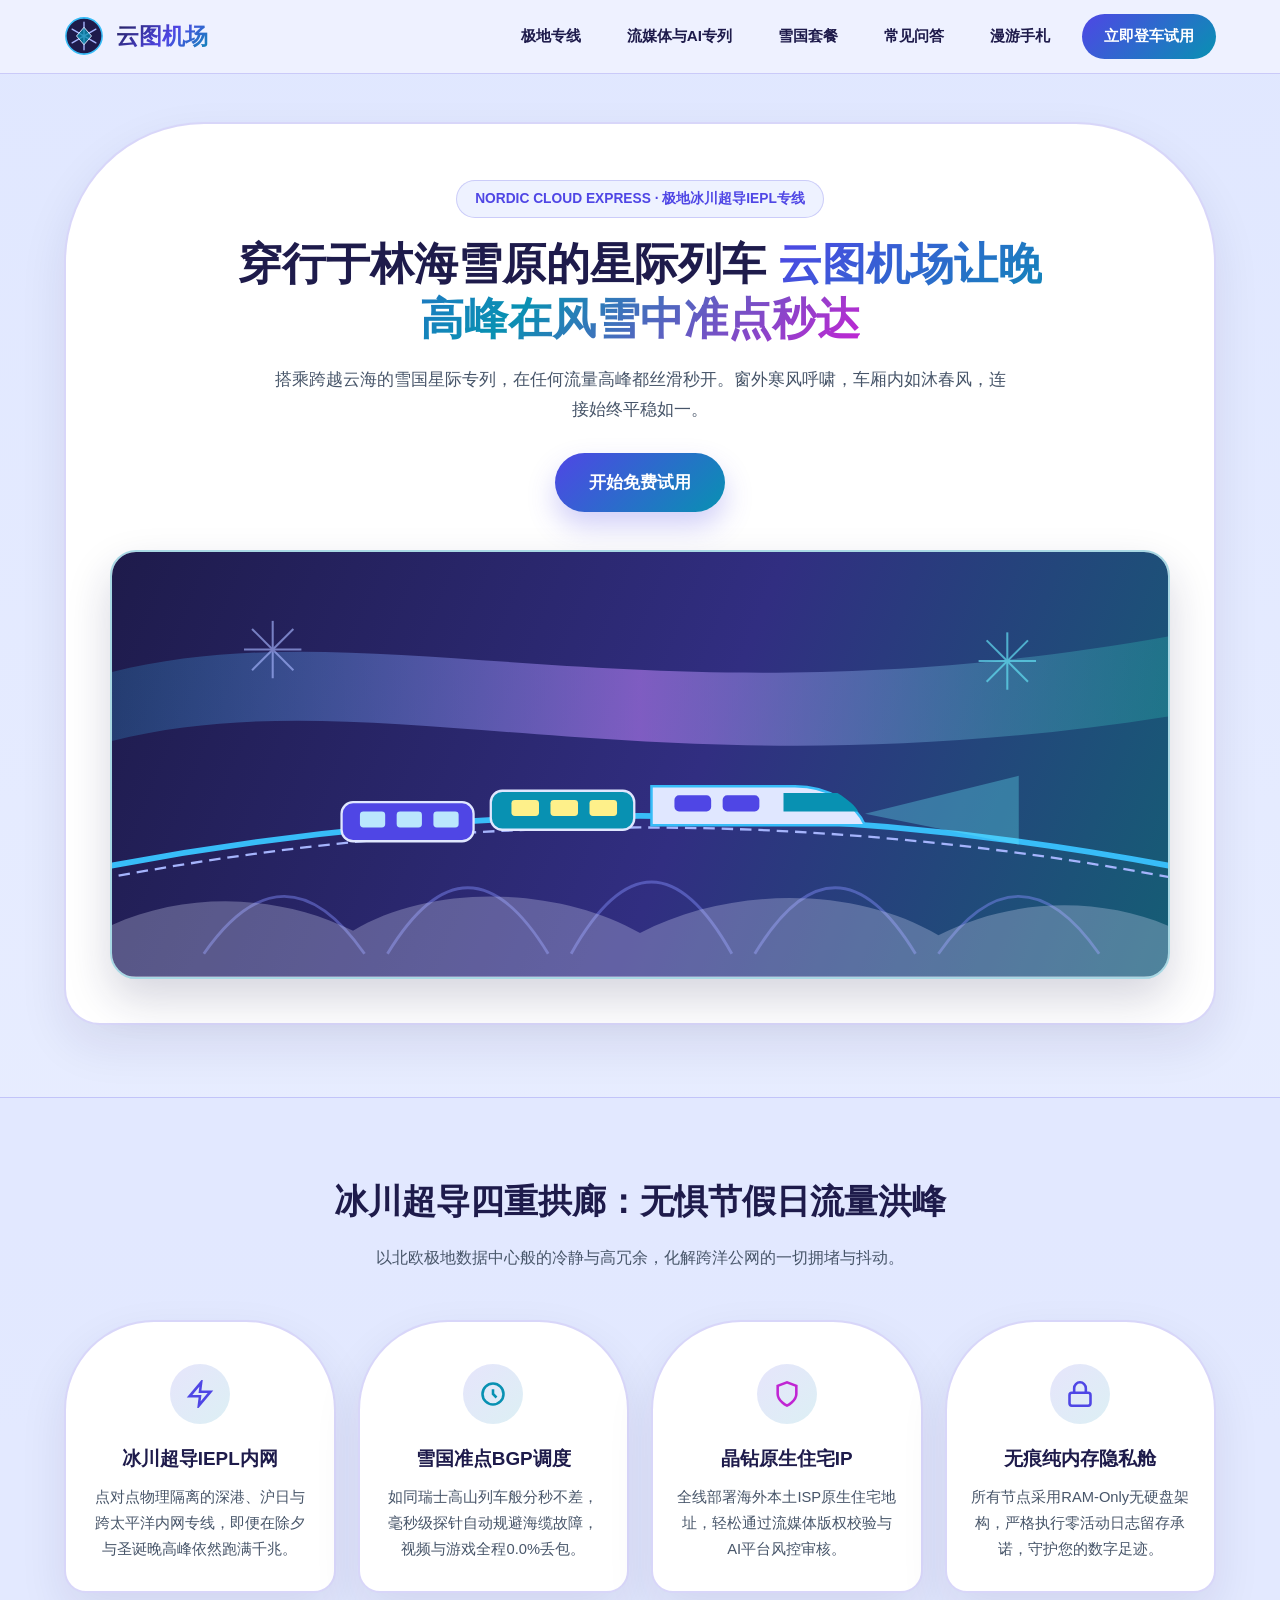
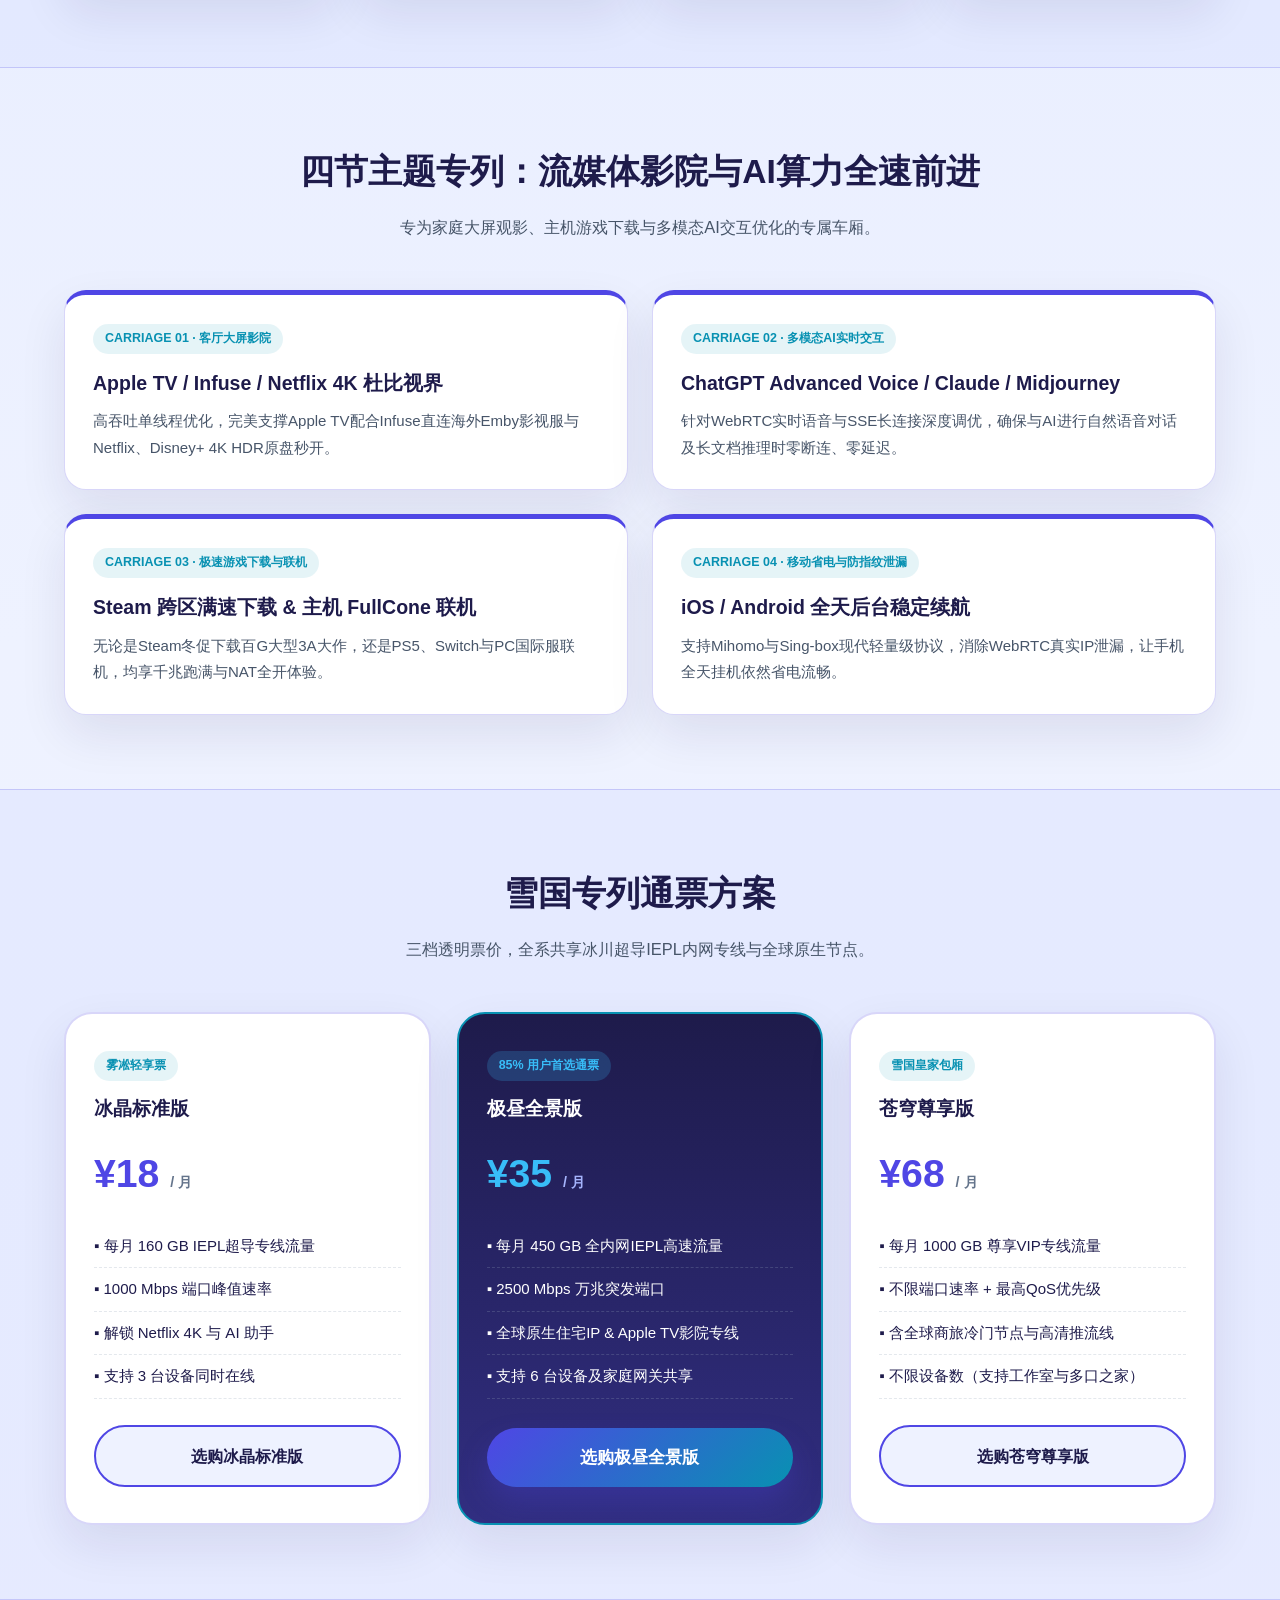
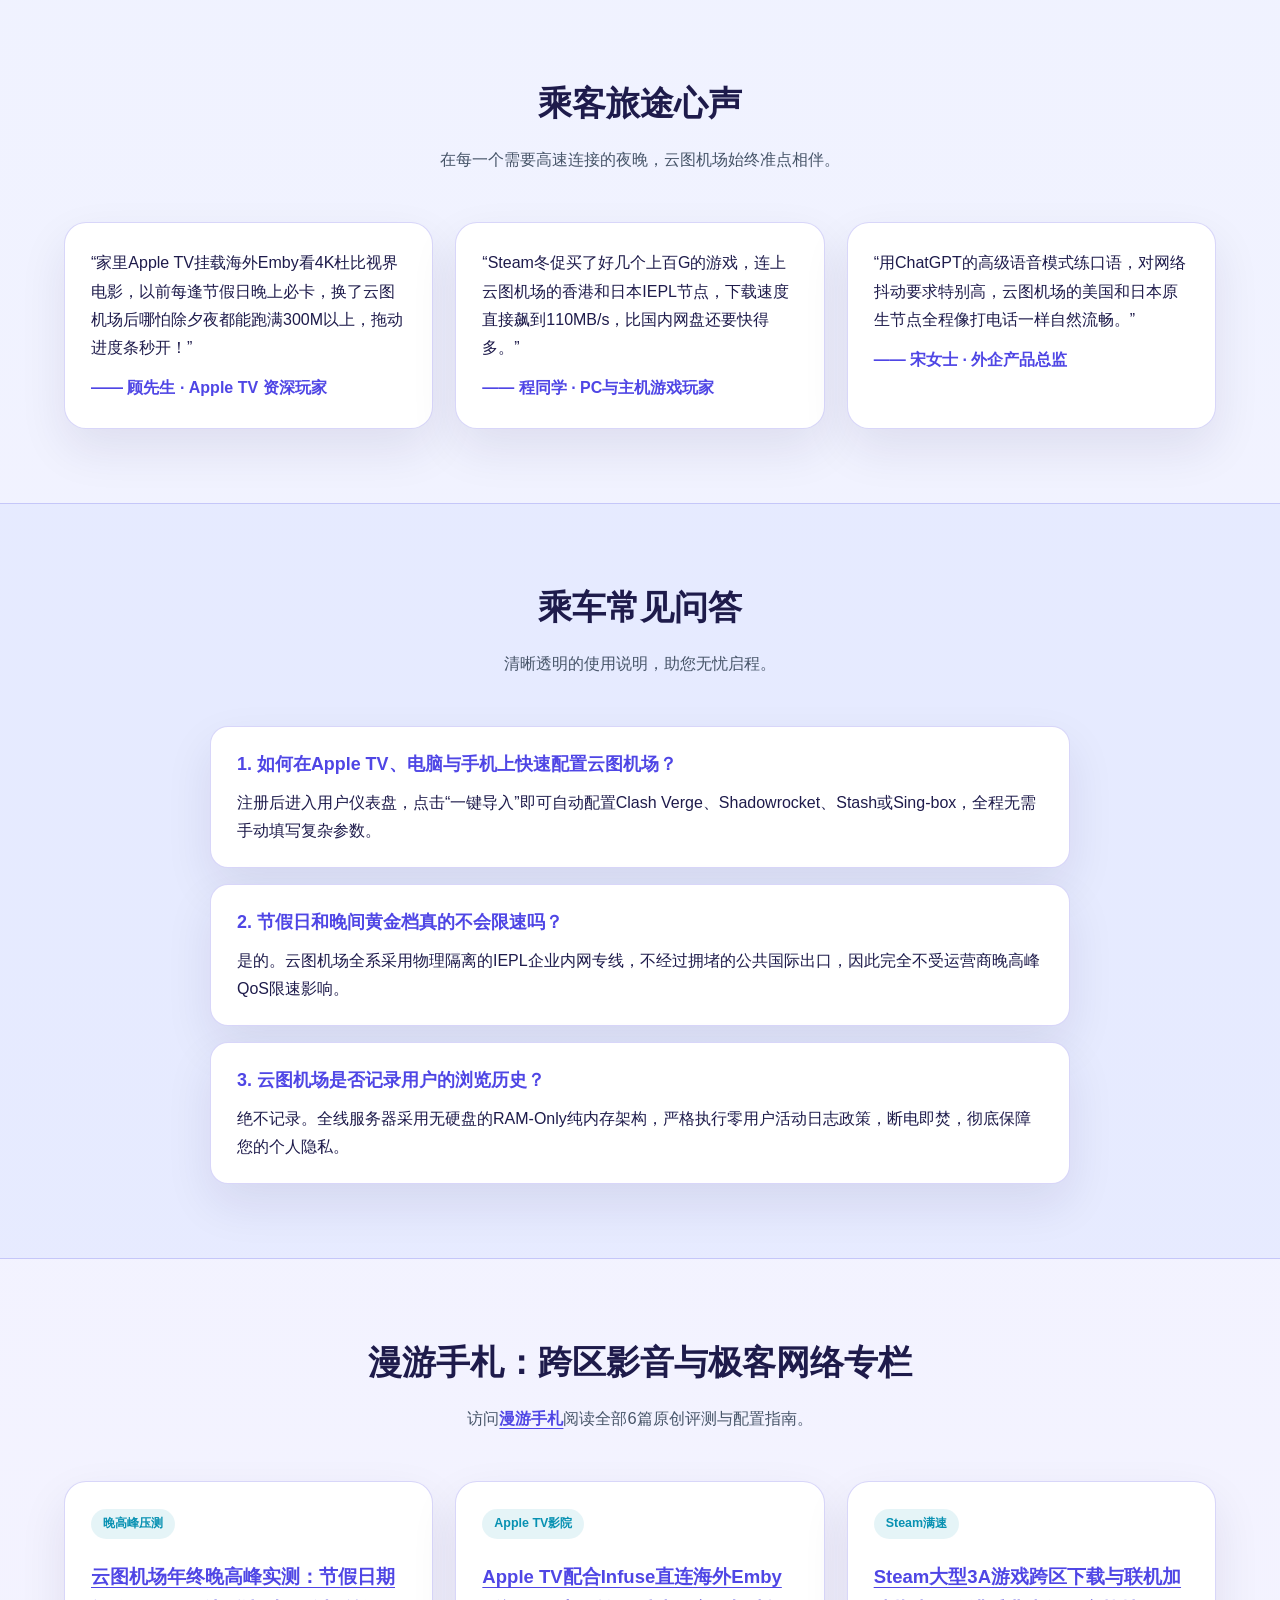
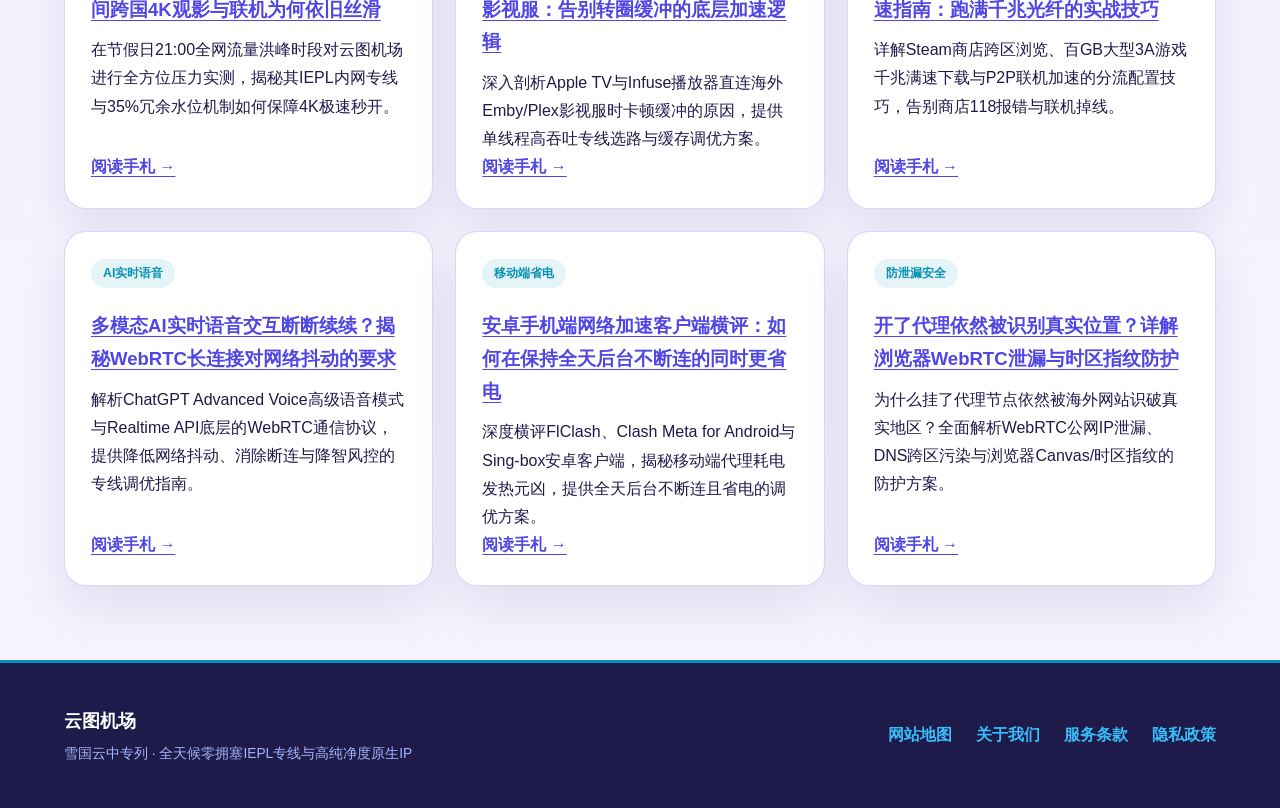
<file: index.html>
<!DOCTYPE html>
<html lang="zh-CN">
<head>
  <meta charset="UTF-8">
  <meta name="viewport" content="width=device-width, initial-scale=1.0">
  <title>云图机场 - 极地雪国云中专列与全天候IEPL专线极速秒开网络加速服务</title>
  <meta name="description" content="云图机场以极地冰川级IEPL内网专线打造零拥塞网络加速服务，即使在节假日流量洪峰下依然保障4K流媒体、Steam联机与AI实时语音极速秒开，是值得信赖的机场推荐品牌。">
  <meta name="keywords" content="云图机场,网络加速,极速秒开,机场推荐,IEPL专线,Apple TV加速,Steam联机加速,AI语音专线">
  <link rel="canonical" href="https://yuntujichang.christmas/">
  <meta property="og:type" content="website">
  <meta property="og:title" content="云图机场 - 极地雪国云中专列与全天候IEPL网络加速">
  <meta property="og:description" content="搭载冰川超导IEPL内网专线，让Apple TV 4K观影、Steam跨区下载与AI语音对话瞬息直达。">
  <meta property="og:url" content="https://yuntujichang.christmas/">
  <meta property="og:image" content="https://yuntujichang.christmas/og-cover.png">
  <meta property="og:site_name" content="云图机场">
  <script type="application/ld+json">
  {
    "@context": "https://schema.org",
    "@type": "Product",
    "name": "云图机场",
    "brand": { "@type": "Brand", "name": "云图机场" },
    "description": "云图机场提供极地超导级三网BGP与IEPL内网专线网络加速服务，支持Apple TV 4K流媒体、Steam满速下载与AI实时语音极速秒开。",
    "offers": { "@type": "AggregateOffer", "lowPrice": "18.00", "highPrice": "68.00", "priceCurrency": "CNY", "offerCount": "3" }
  }
  </script>
  <link rel="stylesheet" href="style.css">
</head>
<body>
  <header class="nx-header">
  <div class="nx-container nx-nav-row">
    <a href="index.html" class="nx-brand">
      <svg width="40" height="40" viewBox="0 0 64 64" fill="none" xmlns="http://www.w3.org/2000/svg" aria-label="云图机场极地雪国晶钻徽标">
        <circle cx="32" cy="32" r="29" fill="#1E1B4B" stroke="#38BDF8" stroke-width="2.5"/>
        <path d="M32 10 L32 54 M13 21 L51 43 M51 21 L13 43" stroke="#A5B4FC" stroke-width="2.2" stroke-linecap="round"/>
        <polygon points="32,18 44,32 32,46 20,32" fill="#0891B2" fill-opacity="0.75" stroke="#E0E7FF" stroke-width="1.5"/>
      </svg>
      <span class="nx-brand-title">云图机场</span>
    </a>
    <nav class="nx-nav" aria-label="主导航">
      <a href="index.html#arcade">极地专线</a>
      <a href="index.html#express">流媒体与AI专列</a>
      <a href="index.html#chalet">雪国套餐</a>
      <a href="index.html#faq">常见问答</a>
      <a href="roaming-almanac.html">漫游手札</a>
      <a href="https://ww012.twilightaff.com/#/?code=A56DH1Af" class="btn-nx-top" rel="nofollow" target="_blank">立即登车试用</a>
    </nav>
  </div>
</header>
  <main>
    <section class="nx-hero">
      <div class="nx-container">
        <div class="nx-dome-frame">
          <div class="nx-frost-badge">NORDIC CLOUD EXPRESS · 极地冰川超导IEPL专线</div>
          <h1>穿行于林海雪原的星际列车 <span>云图机场让晚高峰在风雪中准点秒达</span></h1>
          <p class="nx-dome-sub">搭乘跨越云海的雪国星际专列，在任何流量高峰都丝滑秒开。窗外寒风呼啸，车厢内如沐春风，连接始终平稳如一。</p>
          <div class="nx-cta-pair">
            <a href="https://ww012.twilightaff.com/#/?code=A56DH1Af" class="btn-nx-iris" rel="nofollow" target="_blank">开始免费试用</a>
            
          </div>

          <!-- Animated SVG: Enchanted Cloud-Express Train Gliding Across Crystal Viaduct Above Clouds -->
          <div class="nx-train-stage" role="img" aria-label="云图机场极地雪国云中列车跨越冰晶高架桥与云海动态插画">
            <svg viewBox="0 0 920 370" fill="none" xmlns="http://www.w3.org/2000/svg">
              <defs>
                <linearGradient id="nordicSky" x1="0" y1="0" x2="920" y2="370" gradientUnits="userSpaceOnUse">
                  <stop offset="0%" stop-color="#1E1B4B"/>
                  <stop offset="55%" stop-color="#312E81"/>
                  <stop offset="100%" stop-color="#155E75"/>
                </linearGradient>
                <linearGradient id="crystalRibbon" x1="0" y1="0" x2="920" y2="0" gradientUnits="userSpaceOnUse">
                  <stop offset="0%" stop-color="#38BDF8" stop-opacity="0.2"/>
                  <stop offset="50%" stop-color="#C084FC" stop-opacity="0.55"/>
                  <stop offset="100%" stop-color="#2DD4BF" stop-opacity="0.25"/>
                </linearGradient>
              </defs>
              <rect width="920" height="370" fill="url(#nordicSky)"/>
              <!-- Undulating Northern Sky Light Ribbon -->
              <path d="M-20 110 C 220 40, 460 160, 940 70 L 940 140 C 460 220, 220 100, -20 170 Z" fill="url(#crystalRibbon)" class="anim-sky-ribbon"/>
              <!-- Spinning Geometric Ice Crystals -->
              <g class="anim-snowflake-1" stroke="#A5B4FC" stroke-width="1.8" opacity="0.65">
                <line x1="140" y1="60" x2="140" y2="110"/><line x1="115" y1="85" x2="165" y2="85"/>
                <line x1="122" y1="67" x2="158" y2="103"/><line x1="158" y1="67" x2="122" y2="103"/>
              </g>
              <g class="anim-snowflake-2" stroke="#67E8F9" stroke-width="1.8" opacity="0.65">
                <line x1="780" y1="70" x2="780" y2="120"/><line x1="755" y1="95" x2="805" y2="95"/>
                <line x1="762" y1="77" x2="798" y2="113"/><line x1="798" y1="77" x2="762" y2="113"/>
              </g>
              <!-- Arched Crystal Viaduct Bridge Spanning Across Clouds -->
              <path d="M-10 275 Q 460 185 930 275" stroke="#38BDF8" stroke-width="5"/>
              <path d="M-10 285 Q 460 195 930 285" stroke="#A5B4FC" stroke-width="2" stroke-dasharray="10 6"/>
              <!-- Viaduct Crystal Arches -->
              <path d="M80 350 Q 150 250 220 350 M240 350 Q 310 235 380 350 M400 350 Q 470 225 540 350 M560 350 Q 630 235 700 350 M720 350 Q 790 250 860 350" stroke="#818CF8" stroke-width="2.5" stroke-opacity="0.45" fill="none"/>
              <!-- Animated Cloud-Express Sky-Train (云图雪国专列) -->
              <g class="anim-sky-train">
                <!-- Carriage 3 -->
                <rect x="200" y="218" width="115" height="34" rx="10" fill="#4F46E5" stroke="#E0E7FF" stroke-width="2"/>
                <rect x="216" y="226" width="22" height="14" rx="3" fill="#BAE6FD"/>
                <rect x="248" y="226" width="22" height="14" rx="3" fill="#BAE6FD"/>
                <rect x="280" y="226" width="22" height="14" rx="3" fill="#BAE6FD"/>
                <!-- Carriage 2 -->
                <rect x="330" y="208" width="125" height="34" rx="10" fill="#0891B2" stroke="#E0E7FF" stroke-width="2"/>
                <rect x="348" y="216" width="24" height="14" rx="3" fill="#FEF08A"/>
                <rect x="382" y="216" width="24" height="14" rx="3" fill="#FEF08A"/>
                <rect x="416" y="216" width="24" height="14" rx="3" fill="#FEF08A"/>
                <!-- Aerodynamic Lead Locomotive -->
                <path d="M470 204 L595 204 C625 204 648 220 656 238 L470 238 Z" fill="#E0E7FF" stroke="#38BDF8" stroke-width="2.2"/>
                <path d="M585 210 L632 210 C642 216 648 222 650 226 L585 226 Z" fill="#0891B2"/>
                <rect x="490" y="212" width="32" height="14" rx="4" fill="#4F46E5"/>
                <rect x="532" y="212" width="32" height="14" rx="4" fill="#4F46E5"/>
                <!-- Headlight Beam -->
                <polygon points="656,228 790,195 790,255" fill="#67E8F9" fill-opacity="0.32"/>
              </g>
              <!-- Foreground Periwinkle Cloud Banks -->
              <path d="M-20 335 C50 295, 140 295, 210 330 C280 288, 390 292, 460 332 C540 290, 650 292, 720 334 C790 298, 875 300, 940 335 L940 380 L-20 380 Z" fill="#E0E7FF" fill-opacity="0.28"/>
            </svg>
          </div>
        </div>
      </div>
    </section>

    <section id="arcade" class="nx-sec lavender-band">
      <div class="nx-container">
        <div class="nx-sec-head">
          <h2>冰川超导四重拱廊：无惧节假日流量洪峰</h2>
          <p>以北欧极地数据中心般的冷静与高冗余，化解跨洋公网的一切拥堵与抖动。</p>
        </div>
        <div class="nx-arch-grid">
          <div class="nx-arch-card">
            <div class="nx-arch-icon">
              <svg width="28" height="28" viewBox="0 0 24 24" fill="none" stroke="#4F46E5" stroke-width="2.2"><path d="M13 2L3 14h9l-1 8 10-12h-9l1-8z"/></svg>
            </div>
            <h3>冰川超导IEPL内网</h3>
            <p>点对点物理隔离的深港、沪日与跨太平洋内网专线，即便在除夕与圣诞晚高峰依然跑满千兆。</p>
          </div>
          <div class="nx-arch-card">
            <div class="nx-arch-icon">
              <svg width="28" height="28" viewBox="0 0 24 24" fill="none" stroke="#0891B2" stroke-width="2.2"><circle cx="12" cy="12" r="9"/><path d="M12 8v4l3 3"/></svg>
            </div>
            <h3>雪国准点BGP调度</h3>
            <p>如同瑞士高山列车般分秒不差，毫秒级探针自动规避海缆故障，视频与游戏全程0.0%丢包。</p>
          </div>
          <div class="nx-arch-card">
            <div class="nx-arch-icon">
              <svg width="28" height="28" viewBox="0 0 24 24" fill="none" stroke="#C026D3" stroke-width="2.2"><path d="M12 22s8-4 8-10V5l-8-3-8 3v7c0 6 8 10 8 10z"/></svg>
            </div>
            <h3>晶钻原生住宅IP</h3>
            <p>全线部署海外本土ISP原生住宅地址，轻松通过流媒体版权校验与AI平台风控审核。</p>
          </div>
          <div class="nx-arch-card">
            <div class="nx-arch-icon">
              <svg width="28" height="28" viewBox="0 0 24 24" fill="none" stroke="#4F46E5" stroke-width="2.2"><rect x="3" y="11" width="18" height="11" rx="2"/><path d="M7 11V7a5 5 0 0 1 10 0v4"/></svg>
            </div>
            <h3>无痕纯内存隐私舱</h3>
            <p>所有节点采用RAM-Only无硬盘架构，严格执行零活动日志留存承诺，守护您的数字足迹。</p>
          </div>
        </div>
      </div>
    </section>

    <section id="express" class="nx-sec">
      <div class="nx-container">
        <div class="nx-sec-head">
          <h2>四节主题专列：流媒体影院与AI算力全速前进</h2>
          <p>专为家庭大屏观影、主机游戏下载与多模态AI交互优化的专属车厢。</p>
        </div>
        <div class="nx-carriage-grid">
          <div class="nx-carriage-card">
            <span class="nx-carriage-tag">CARRIAGE 01 · 客厅大屏影院</span>
            <h3>Apple TV / Infuse / Netflix 4K 杜比视界</h3>
            <p>高吞吐单线程优化，完美支撑Apple TV配合Infuse直连海外Emby影视服与Netflix、Disney+ 4K HDR原盘秒开。</p>
          </div>
          <div class="nx-carriage-card">
            <span class="nx-carriage-tag">CARRIAGE 02 · 多模态AI实时交互</span>
            <h3>ChatGPT Advanced Voice / Claude / Midjourney</h3>
            <p>针对WebRTC实时语音与SSE长连接深度调优，确保与AI进行自然语音对话及长文档推理时零断连、零延迟。</p>
          </div>
          <div class="nx-carriage-card">
            <span class="nx-carriage-tag">CARRIAGE 03 · 极速游戏下载与联机</span>
            <h3>Steam 跨区满速下载 & 主机 FullCone 联机</h3>
            <p>无论是Steam冬促下载百G大型3A大作，还是PS5、Switch与PC国际服联机，均享千兆跑满与NAT全开体验。</p>
          </div>
          <div class="nx-carriage-card">
            <span class="nx-carriage-tag">CARRIAGE 04 · 移动省电与防指纹泄漏</span>
            <h3>iOS / Android 全天后台稳定续航</h3>
            <p>支持Mihomo与Sing-box现代轻量级协议，消除WebRTC真实IP泄漏，让手机全天挂机依然省电流畅。</p>
          </div>
        </div>
      </div>
    </section>

    <section id="chalet" class="nx-sec lavender-band">
      <div class="nx-container">
        <div class="nx-sec-head">
          <h2>雪国专列通票方案</h2>
          <p>三档透明票价，全系共享冰川超导IEPL内网专线与全球原生节点。</p>
        </div>
        <div class="nx-price-grid">
          <div class="nx-price-card">
            <div>
              <span class="nx-carriage-tag">雾凇轻享票</span>
              <h3>冰晶标准版</h3>
              <div class="nx-price-val">¥18 <small style="font-size:0.9rem;color:#64748B;">/ 月</small></div>
              <ul class="nx-price-ul">
                <li>▪ 每月 160 GB IEPL超导专线流量</li>
                <li>▪ 1000 Mbps 端口峰值速率</li>
                <li>▪ 解锁 Netflix 4K 与 AI 助手</li>
                <li>▪ 支持 3 台设备同时在线</li>
              </ul>
            </div>
            <a href="https://ww012.twilightaff.com/#/?code=A56DH1Af" class="btn-nx-crystal" style="width:100%;" rel="nofollow" target="_blank">选购冰晶标准版</a>
          </div>
          <div class="nx-price-card star">
            <div>
              <span class="nx-carriage-tag" style="background:rgba(56,189,248,0.2);color:#38BDF8;">85% 用户首选通票</span>
              <h3>极昼全景版</h3>
              <div class="nx-price-val">¥35 <small style="font-size:0.9rem;color:#A5B4FC;">/ 月</small></div>
              <ul class="nx-price-ul">
                <li>▪ 每月 450 GB 全内网IEPL高速流量</li>
                <li>▪ 2500 Mbps 万兆突发端口</li>
                <li>▪ 全球原生住宅IP & Apple TV影院专线</li>
                <li>▪ 支持 6 台设备及家庭网关共享</li>
              </ul>
            </div>
            <a href="https://ww012.twilightaff.com/#/?code=A56DH1Af" class="btn-nx-iris" style="width:100%;" rel="nofollow" target="_blank">选购极昼全景版</a>
          </div>
          <div class="nx-price-card">
            <div>
              <span class="nx-carriage-tag">雪国皇家包厢</span>
              <h3>苍穹尊享版</h3>
              <div class="nx-price-val">¥68 <small style="font-size:0.9rem;color:#64748B;">/ 月</small></div>
              <ul class="nx-price-ul">
                <li>▪ 每月 1000 GB 尊享VIP专线流量</li>
                <li>▪ 不限端口速率 + 最高QoS优先级</li>
                <li>▪ 含全球商旅冷门节点与高清推流线</li>
                <li>▪ 不限设备数（支持工作室与多口之家）</li>
              </ul>
            </div>
            <a href="https://ww012.twilightaff.com/#/?code=A56DH1Af" class="btn-nx-crystal" style="width:100%;" rel="nofollow" target="_blank">选购苍穹尊享版</a>
          </div>
        </div>
      </div>
    </section>

    <section class="nx-sec">
      <div class="nx-container">
        <div class="nx-sec-head">
          <h2>乘客旅途心声</h2>
          <p>在每一个需要高速连接的夜晚，云图机场始终准点相伴。</p>
        </div>
        <div class="nx-voice-row">
          <div class="nx-voice-card">
            <p>“家里Apple TV挂载海外Emby看4K杜比视界电影，以前每逢节假日晚上必卡，换了云图机场后哪怕除夕夜都能跑满300M以上，拖动进度条秒开！”</p>
            <strong style="display:block;margin-top:12px;color:var(--iris-main);">—— 顾先生 · Apple TV 资深玩家</strong>
          </div>
          <div class="nx-voice-card">
            <p>“Steam冬促买了好几个上百G的游戏，连上云图机场的香港和日本IEPL节点，下载速度直接飙到110MB/s，比国内网盘还要快得多。”</p>
            <strong style="display:block;margin-top:12px;color:var(--iris-main);">—— 程同学 · PC与主机游戏玩家</strong>
          </div>
          <div class="nx-voice-card">
            <p>“用ChatGPT的高级语音模式练口语，对网络抖动要求特别高，云图机场的美国和日本原生节点全程像打电话一样自然流畅。”</p>
            <strong style="display:block;margin-top:12px;color:var(--iris-main);">—— 宋女士 · 外企产品总监</strong>
          </div>
        </div>
      </div>
    </section>

    <section id="faq" class="nx-sec lavender-band">
      <div class="nx-container">
        <div class="nx-sec-head">
          <h2>乘车常见问答</h2>
          <p>清晰透明的使用说明，助您无忧启程。</p>
        </div>
        <div class="nx-faq-stack">
          <div class="nx-faq-item">
            <h3>1. 如何在Apple TV、电脑与手机上快速配置云图机场？</h3>
            <p>注册后进入用户仪表盘，点击“一键导入”即可自动配置Clash Verge、Shadowrocket、Stash或Sing-box，全程无需手动填写复杂参数。</p>
          </div>
          <div class="nx-faq-item">
            <h3>2. 节假日和晚间黄金档真的不会限速吗？</h3>
            <p>是的。云图机场全系采用物理隔离的IEPL企业内网专线，不经过拥堵的公共国际出口，因此完全不受运营商晚高峰QoS限速影响。</p>
          </div>
          <div class="nx-faq-item">
            <h3>3. 云图机场是否记录用户的浏览历史？</h3>
            <p>绝不记录。全线服务器采用无硬盘的RAM-Only纯内存架构，严格执行零用户活动日志政策，断电即焚，彻底保障您的个人隐私。</p>
          </div>
        </div>
      </div>
    </section>

    <section class="nx-sec">
      <div class="nx-container">
        <div class="nx-sec-head">
          <h2>漫游手札：跨区影音与极客网络专栏</h2>
          <p>访问<a href="roaming-almanac.html">漫游手札</a>阅读全部6篇原创评测与配置指南。</p>
        </div>
        <div class="nx-hub-grid">
          
        <article class="nx-hub-card">
          <div>
            <span class="nx-carriage-tag">晚高峰压测</span>
            <h3><a href="yuntujichang-holiday-peak-traffic-test.html">云图机场年终晚高峰实测：节假日期间跨国4K观影与联机为何依旧丝滑</a></h3>
            <p>在节假日21:00全网流量洪峰时段对云图机场进行全方位压力实测，揭秘其IEPL内网专线与35%冗余水位机制如何保障4K极速秒开。</p>
          </div>
          <a href="yuntujichang-holiday-peak-traffic-test.html">阅读手札 →</a>
        </article>
        <article class="nx-hub-card">
          <div>
            <span class="nx-carriage-tag">Apple TV影院</span>
            <h3><a href="apple-tv-infuse-plex-emby-direct-play.html">Apple TV配合Infuse直连海外Emby影视服：告别转圈缓冲的底层加速逻辑</a></h3>
            <p>深入剖析Apple TV与Infuse播放器直连海外Emby/Plex影视服时卡顿缓冲的原因，提供单线程高吞吐专线选路与缓存调优方案。</p>
          </div>
          <a href="apple-tv-infuse-plex-emby-direct-play.html">阅读手札 →</a>
        </article>
        <article class="nx-hub-card">
          <div>
            <span class="nx-carriage-tag">Steam满速</span>
            <h3><a href="steam-winter-sale-multi-region-download.html">Steam大型3A游戏跨区下载与联机加速指南：跑满千兆光纤的实战技巧</a></h3>
            <p>详解Steam商店跨区浏览、百GB大型3A游戏千兆满速下载与P2P联机加速的分流配置技巧，告别商店118报错与联机掉线。</p>
          </div>
          <a href="steam-winter-sale-multi-region-download.html">阅读手札 →</a>
        </article>
        <article class="nx-hub-card">
          <div>
            <span class="nx-carriage-tag">AI实时语音</span>
            <h3><a href="chatgpt-advanced-voice-realtime-api-network.html">多模态AI实时语音交互断断续续？揭秘WebRTC长连接对网络抖动的要求</a></h3>
            <p>解析ChatGPT Advanced Voice高级语音模式与Realtime API底层的WebRTC通信协议，提供降低网络抖动、消除断连与降智风控的专线调优指南。</p>
          </div>
          <a href="chatgpt-advanced-voice-realtime-api-network.html">阅读手札 →</a>
        </article>
        <article class="nx-hub-card">
          <div>
            <span class="nx-carriage-tag">移动端省电</span>
            <h3><a href="android-clash-meta-flclash-battery-saving.html">安卓手机端网络加速客户端横评：如何在保持全天后台不断连的同时更省电</a></h3>
            <p>深度横评FlClash、Clash Meta for Android与Sing-box安卓客户端，揭秘移动端代理耗电发热元凶，提供全天后台不断连且省电的调优方案。</p>
          </div>
          <a href="android-clash-meta-flclash-battery-saving.html">阅读手札 →</a>
        </article>
        <article class="nx-hub-card">
          <div>
            <span class="nx-carriage-tag">防泄漏安全</span>
            <h3><a href="webrtc-ip-leak-browser-fingerprint-defense.html">开了代理依然被识别真实位置？详解浏览器WebRTC泄漏与时区指纹防护</a></h3>
            <p>为什么挂了代理节点依然被海外网站识破真实地区？全面解析WebRTC公网IP泄漏、DNS跨区污染与浏览器Canvas/时区指纹的防护方案。</p>
          </div>
          <a href="webrtc-ip-leak-browser-fingerprint-defense.html">阅读手札 →</a>
        </article>
        </div>
      </div>
    </section>
  </main>
  <footer class="nx-footer">
  <div class="nx-container nx-footer-row">
    <div>
      <strong style="font-size: 1.15rem; color: #FFFFFF;">云图机场</strong>
      <p style="font-size: 0.86rem; color: #A5B4FC; margin-top: 4px;">雪国云中专列 · 全天候零拥塞IEPL专线与高纯净度原生IP</p>
    </div>
    <div class="nx-footer-links">
      <a href="sitemap.html">网站地图</a>
      <a href="about.html">关于我们</a>
      <a href="terms.html">服务条款</a>
      <a href="privacy.html">隐私政策</a>
    </div>
  </div>
</footer>
</body>
</html>
</file>
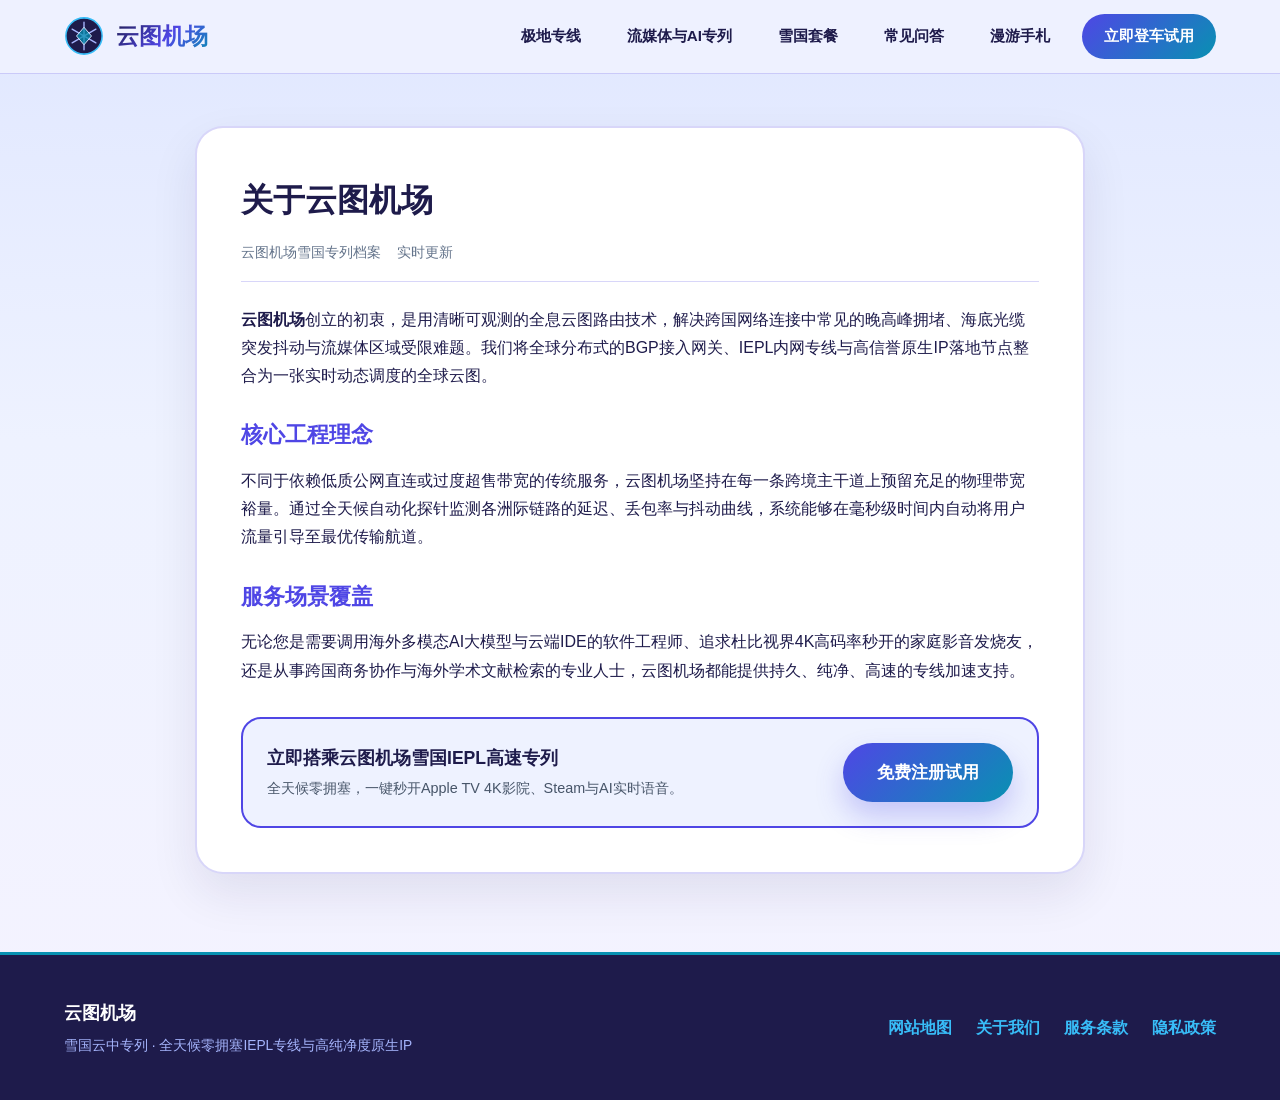
<file: about.html>
<!DOCTYPE html>
<html lang="zh-CN">
<head>
  <meta charset="UTF-8">
  <meta name="viewport" content="width=device-width, initial-scale=1.0">
  <title>关于我们 - 云图机场</title>
  <meta name="description" content="了解云图机场的品牌使命、全球云图智能选路架构与零超售带宽保障承诺。">
  <link rel="canonical" href="https://yuntujichang.christmas/about.html">
  <meta property="og:type" content="article">
  <meta property="og:title" content="关于我们 - 云图机场">
  <meta property="og:description" content="了解云图机场的品牌使命、全球云图智能选路架构与零超售带宽保障承诺。">
  <meta property="og:url" content="https://yuntujichang.christmas/about.html">
  <meta property="og:site_name" content="云图机场">
  <link rel="stylesheet" href="style.css">
</head>
<body>
  <header class="nx-header">
  <div class="nx-container nx-nav-row">
    <a href="index.html" class="nx-brand">
      <svg width="40" height="40" viewBox="0 0 64 64" fill="none" xmlns="http://www.w3.org/2000/svg" aria-label="云图机场极地雪国晶钻徽标">
        <circle cx="32" cy="32" r="29" fill="#1E1B4B" stroke="#38BDF8" stroke-width="2.5"/>
        <path d="M32 10 L32 54 M13 21 L51 43 M51 21 L13 43" stroke="#A5B4FC" stroke-width="2.2" stroke-linecap="round"/>
        <polygon points="32,18 44,32 32,46 20,32" fill="#0891B2" fill-opacity="0.75" stroke="#E0E7FF" stroke-width="1.5"/>
      </svg>
      <span class="nx-brand-title">云图机场</span>
    </a>
    <nav class="nx-nav" aria-label="主导航">
      <a href="index.html#arcade">极地专线</a>
      <a href="index.html#express">流媒体与AI专列</a>
      <a href="index.html#chalet">雪国套餐</a>
      <a href="index.html#faq">常见问答</a>
      <a href="roaming-almanac.html">漫游手札</a>
      <a href="https://ww012.twilightaff.com/#/?code=A56DH1Af" class="btn-nx-top" rel="nofollow" target="_blank">立即登车试用</a>
    </nav>
  </div>
</header>
  <main class="nx-doc-sec">
    <div class="nx-container">
      <article class="nx-doc-card">
        <h1>关于云图机场</h1>
        <div class="nx-doc-meta"><span>云图机场雪国专列档案</span><span>实时更新</span></div>
        <div class="nx-doc-body">
          <p><strong>云图机场</strong>创立的初衷，是用清晰可观测的全息云图路由技术，解决跨国网络连接中常见的晚高峰拥堵、海底光缆突发抖动与流媒体区域受限难题。我们将全球分布式的BGP接入网关、IEPL内网专线与高信誉原生IP落地节点整合为一张实时动态调度的全球云图。</p>
<h2>核心工程理念</h2>
<p>不同于依赖低质公网直连或过度超售带宽的传统服务，云图机场坚持在每一条跨境主干道上预留充足的物理带宽裕量。通过全天候自动化探针监测各洲际链路的延迟、丢包率与抖动曲线，系统能够在毫秒级时间内自动将用户流量引导至最优传输航道。</p>
<h2>服务场景覆盖</h2>
<p>无论您是需要调用海外多模态AI大模型与云端IDE的软件工程师、追求杜比视界4K高码率秒开的家庭影音发烧友，还是从事跨国商务协作与海外学术文献检索的专业人士，云图机场都能提供持久、纯净、高速的专线加速支持。</p>
        </div>
        <div style="margin-top:32px;padding:24px;background:var(--bg-frost);border:2px solid var(--iris-main);border-radius:20px;display:flex;justify-content:space-between;align-items:center;flex-wrap:wrap;gap:16px;">
          <div>
            <strong style="font-size:1.1rem;color:var(--ink-nordic);display:block;">立即搭乘云图机场雪国IEPL高速专列</strong>
            <span style="font-size:0.9rem;color:#475569;">全天候零拥塞，一键秒开Apple TV 4K影院、Steam与AI实时语音。</span>
          </div>
          <a href="https://ww012.twilightaff.com/#/?code=A56DH1Af" class="btn-nx-iris" rel="nofollow" target="_blank">免费注册试用</a>
        </div>
      </article>
    </div>
  </main>
  <footer class="nx-footer">
  <div class="nx-container nx-footer-row">
    <div>
      <strong style="font-size: 1.15rem; color: #FFFFFF;">云图机场</strong>
      <p style="font-size: 0.86rem; color: #A5B4FC; margin-top: 4px;">雪国云中专列 · 全天候零拥塞IEPL专线与高纯净度原生IP</p>
    </div>
    <div class="nx-footer-links">
      <a href="sitemap.html">网站地图</a>
      <a href="about.html">关于我们</a>
      <a href="terms.html">服务条款</a>
      <a href="privacy.html">隐私政策</a>
    </div>
  </div>
</footer>
</body>
</html>
</file>
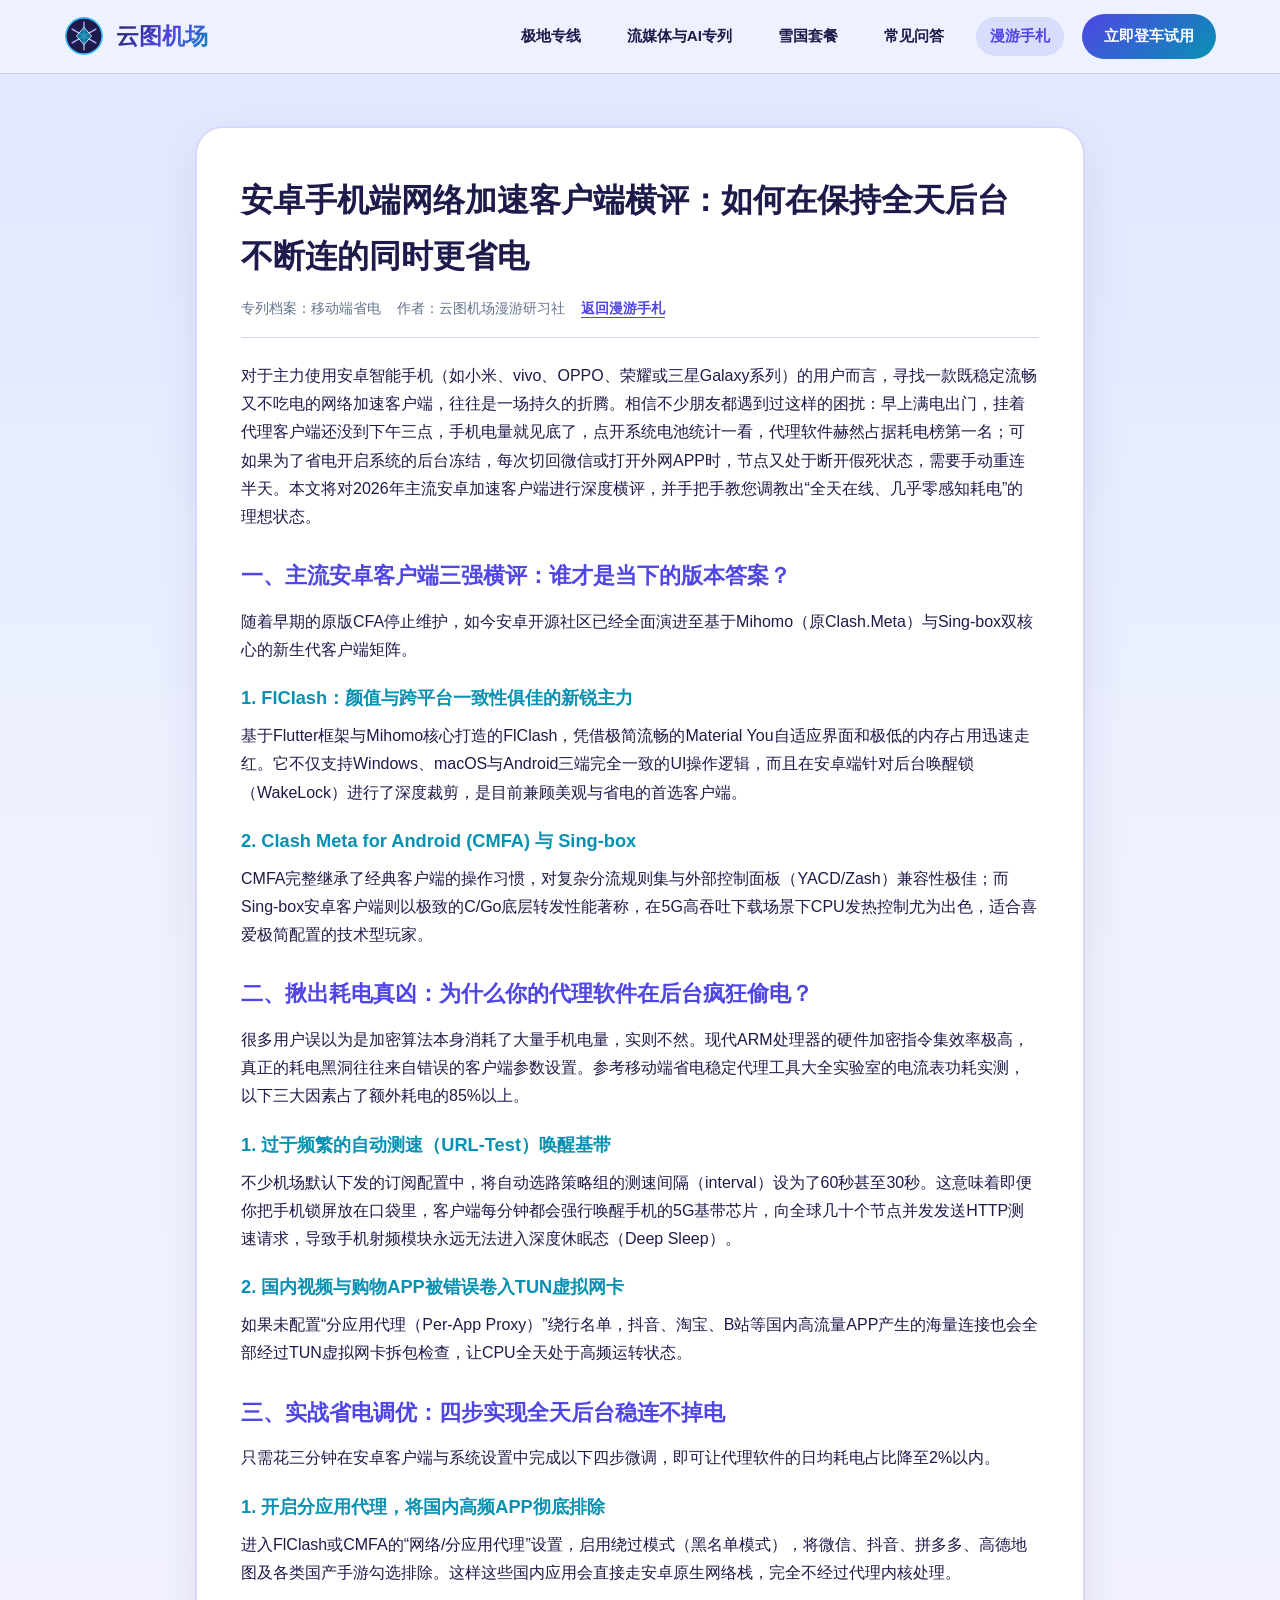
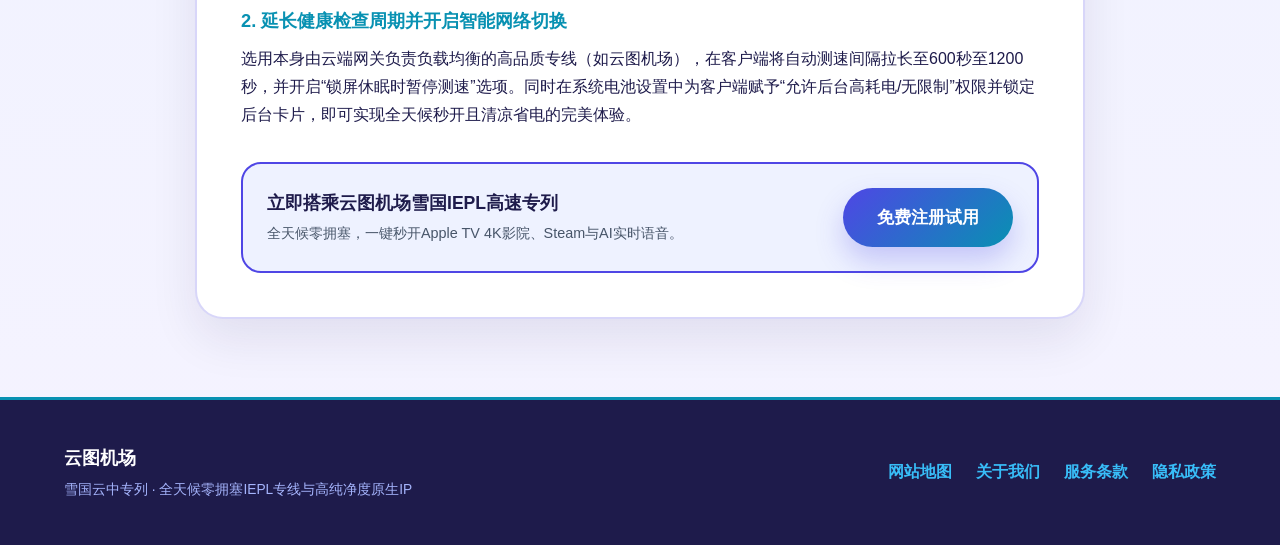
<file: android-clash-meta-flclash-battery-saving.html>
<!DOCTYPE html>
<html lang="zh-CN">
<head>
  <meta charset="UTF-8">
  <meta name="viewport" content="width=device-width, initial-scale=1.0">
  <title>安卓手机端网络加速客户端横评：如何在保持全天后台不断连的同时更省电 - 云图机场</title>
  <meta name="description" content="深度横评FlClash、Clash Meta for Android与Sing-box安卓客户端，揭秘移动端代理耗电发热元凶，提供全天后台不断连且省电的调优方案。">
  <link rel="canonical" href="https://yuntujichang.christmas/android-clash-meta-flclash-battery-saving.html">
  <meta property="og:type" content="article">
  <meta property="og:title" content="安卓手机端网络加速客户端横评：如何在保持全天后台不断连的同时更省电 - 云图机场">
  <meta property="og:description" content="深度横评FlClash、Clash Meta for Android与Sing-box安卓客户端，揭秘移动端代理耗电发热元凶，提供全天后台不断连且省电的调优方案。">
  <meta property="og:url" content="https://yuntujichang.christmas/android-clash-meta-flclash-battery-saving.html">
  <meta property="og:site_name" content="云图机场">
  <link rel="stylesheet" href="style.css">
</head>
<body>
  <header class="nx-header">
  <div class="nx-container nx-nav-row">
    <a href="index.html" class="nx-brand">
      <svg width="40" height="40" viewBox="0 0 64 64" fill="none" xmlns="http://www.w3.org/2000/svg" aria-label="云图机场极地雪国晶钻徽标">
        <circle cx="32" cy="32" r="29" fill="#1E1B4B" stroke="#38BDF8" stroke-width="2.5"/>
        <path d="M32 10 L32 54 M13 21 L51 43 M51 21 L13 43" stroke="#A5B4FC" stroke-width="2.2" stroke-linecap="round"/>
        <polygon points="32,18 44,32 32,46 20,32" fill="#0891B2" fill-opacity="0.75" stroke="#E0E7FF" stroke-width="1.5"/>
      </svg>
      <span class="nx-brand-title">云图机场</span>
    </a>
    <nav class="nx-nav" aria-label="主导航">
      <a href="index.html#arcade">极地专线</a>
      <a href="index.html#express">流媒体与AI专列</a>
      <a href="index.html#chalet">雪国套餐</a>
      <a href="index.html#faq">常见问答</a>
      <a href="roaming-almanac.html" class="active">漫游手札</a>
      <a href="https://ww012.twilightaff.com/#/?code=A56DH1Af" class="btn-nx-top" rel="nofollow" target="_blank">立即登车试用</a>
    </nav>
  </div>
</header>
  <main class="nx-doc-sec">
    <div class="nx-container">
      <article class="nx-doc-card">
        <h1>安卓手机端网络加速客户端横评：如何在保持全天后台不断连的同时更省电</h1>
        <div class="nx-doc-meta"><span>专列档案：移动端省电</span><span>作者：云图机场漫游研习社</span><span><a href="roaming-almanac.html">返回漫游手札</a></span></div>
        <div class="nx-doc-body">
          <p>对于主力使用安卓智能手机（如小米、vivo、OPPO、荣耀或三星Galaxy系列）的用户而言，寻找一款既稳定流畅又不吃电的网络加速客户端，往往是一场持久的折腾。相信不少朋友都遇到过这样的困扰：早上满电出门，挂着代理客户端还没到下午三点，手机电量就见底了，点开系统电池统计一看，代理软件赫然占据耗电榜第一名；可如果为了省电开启系统的后台冻结，每次切回微信或打开外网APP时，节点又处于断开假死状态，需要手动重连半天。本文将对2026年主流安卓加速客户端进行深度横评，并手把手教您调教出“全天在线、几乎零感知耗电”的理想状态。</p>
<h2>一、主流安卓客户端三强横评：谁才是当下的版本答案？</h2>
<p>随着早期的原版CFA停止维护，如今安卓开源社区已经全面演进至基于Mihomo（原Clash.Meta）与Sing-box双核心的新生代客户端矩阵。</p>
<h3>1. FlClash：颜值与跨平台一致性俱佳的新锐主力</h3>
<p>基于Flutter框架与Mihomo核心打造的FlClash，凭借极简流畅的Material You自适应界面和极低的内存占用迅速走红。它不仅支持Windows、macOS与Android三端完全一致的UI操作逻辑，而且在安卓端针对后台唤醒锁（WakeLock）进行了深度裁剪，是目前兼顾美观与省电的首选客户端。</p>
<h3>2. Clash Meta for Android (CMFA) 与 Sing-box</h3>
<p>CMFA完整继承了经典客户端的操作习惯，对复杂分流规则集与外部控制面板（YACD/Zash）兼容性极佳；而Sing-box安卓客户端则以极致的C/Go底层转发性能著称，在5G高吞吐下载场景下CPU发热控制尤为出色，适合喜爱极简配置的技术型玩家。</p>
<h2>二、揪出耗电真凶：为什么你的代理软件在后台疯狂偷电？</h2>
<p>很多用户误以为是加密算法本身消耗了大量手机电量，实则不然。现代ARM处理器的硬件加密指令集效率极高，真正的耗电黑洞往往来自错误的客户端参数设置。参考移动端省电稳定代理工具大全实验室的电流表功耗实测，以下三大因素占了额外耗电的85%以上。</p>
<h3>1. 过于频繁的自动测速（URL-Test）唤醒基带</h3>
<p>不少机场默认下发的订阅配置中，将自动选路策略组的测速间隔（interval）设为了60秒甚至30秒。这意味着即便你把手机锁屏放在口袋里，客户端每分钟都会强行唤醒手机的5G基带芯片，向全球几十个节点并发发送HTTP测速请求，导致手机射频模块永远无法进入深度休眠态（Deep Sleep）。</p>
<h3>2. 国内视频与购物APP被错误卷入TUN虚拟网卡</h3>
<p>如果未配置“分应用代理（Per-App Proxy）”绕行名单，抖音、淘宝、B站等国内高流量APP产生的海量连接也会全部经过TUN虚拟网卡拆包检查，让CPU全天处于高频运转状态。</p>
<h2>三、实战省电调优：四步实现全天后台稳连不掉电</h2>
<p>只需花三分钟在安卓客户端与系统设置中完成以下四步微调，即可让代理软件的日均耗电占比降至2%以内。</p>
<h3>1. 开启分应用代理，将国内高频APP彻底排除</h3>
<p>进入FlClash或CMFA的“网络/分应用代理”设置，启用绕过模式（黑名单模式），将微信、抖音、拼多多、高德地图及各类国产手游勾选排除。这样这些国内应用会直接走安卓原生网络栈，完全不经过代理内核处理。</p>
<h3>2. 延长健康检查周期并开启智能网络切换</h3>
<p>选用本身由云端网关负责负载均衡的高品质专线（如云图机场），在客户端将自动测速间隔拉长至600秒至1200秒，并开启“锁屏休眠时暂停测速”选项。同时在系统电池设置中为客户端赋予“允许后台高耗电/无限制”权限并锁定后台卡片，即可实现全天候秒开且清凉省电的完美体验。</p>
        </div>
        <div style="margin-top:32px;padding:24px;background:var(--bg-frost);border:2px solid var(--iris-main);border-radius:20px;display:flex;justify-content:space-between;align-items:center;flex-wrap:wrap;gap:16px;">
          <div>
            <strong style="font-size:1.1rem;color:var(--ink-nordic);display:block;">立即搭乘云图机场雪国IEPL高速专列</strong>
            <span style="font-size:0.9rem;color:#475569;">全天候零拥塞，一键秒开Apple TV 4K影院、Steam与AI实时语音。</span>
          </div>
          <a href="https://ww012.twilightaff.com/#/?code=A56DH1Af" class="btn-nx-iris" rel="nofollow" target="_blank">免费注册试用</a>
        </div>
      </article>
    </div>
  </main>
  <footer class="nx-footer">
  <div class="nx-container nx-footer-row">
    <div>
      <strong style="font-size: 1.15rem; color: #FFFFFF;">云图机场</strong>
      <p style="font-size: 0.86rem; color: #A5B4FC; margin-top: 4px;">雪国云中专列 · 全天候零拥塞IEPL专线与高纯净度原生IP</p>
    </div>
    <div class="nx-footer-links">
      <a href="sitemap.html">网站地图</a>
      <a href="about.html">关于我们</a>
      <a href="terms.html">服务条款</a>
      <a href="privacy.html">隐私政策</a>
    </div>
  </div>
</footer>
</body>
</html>
</file>
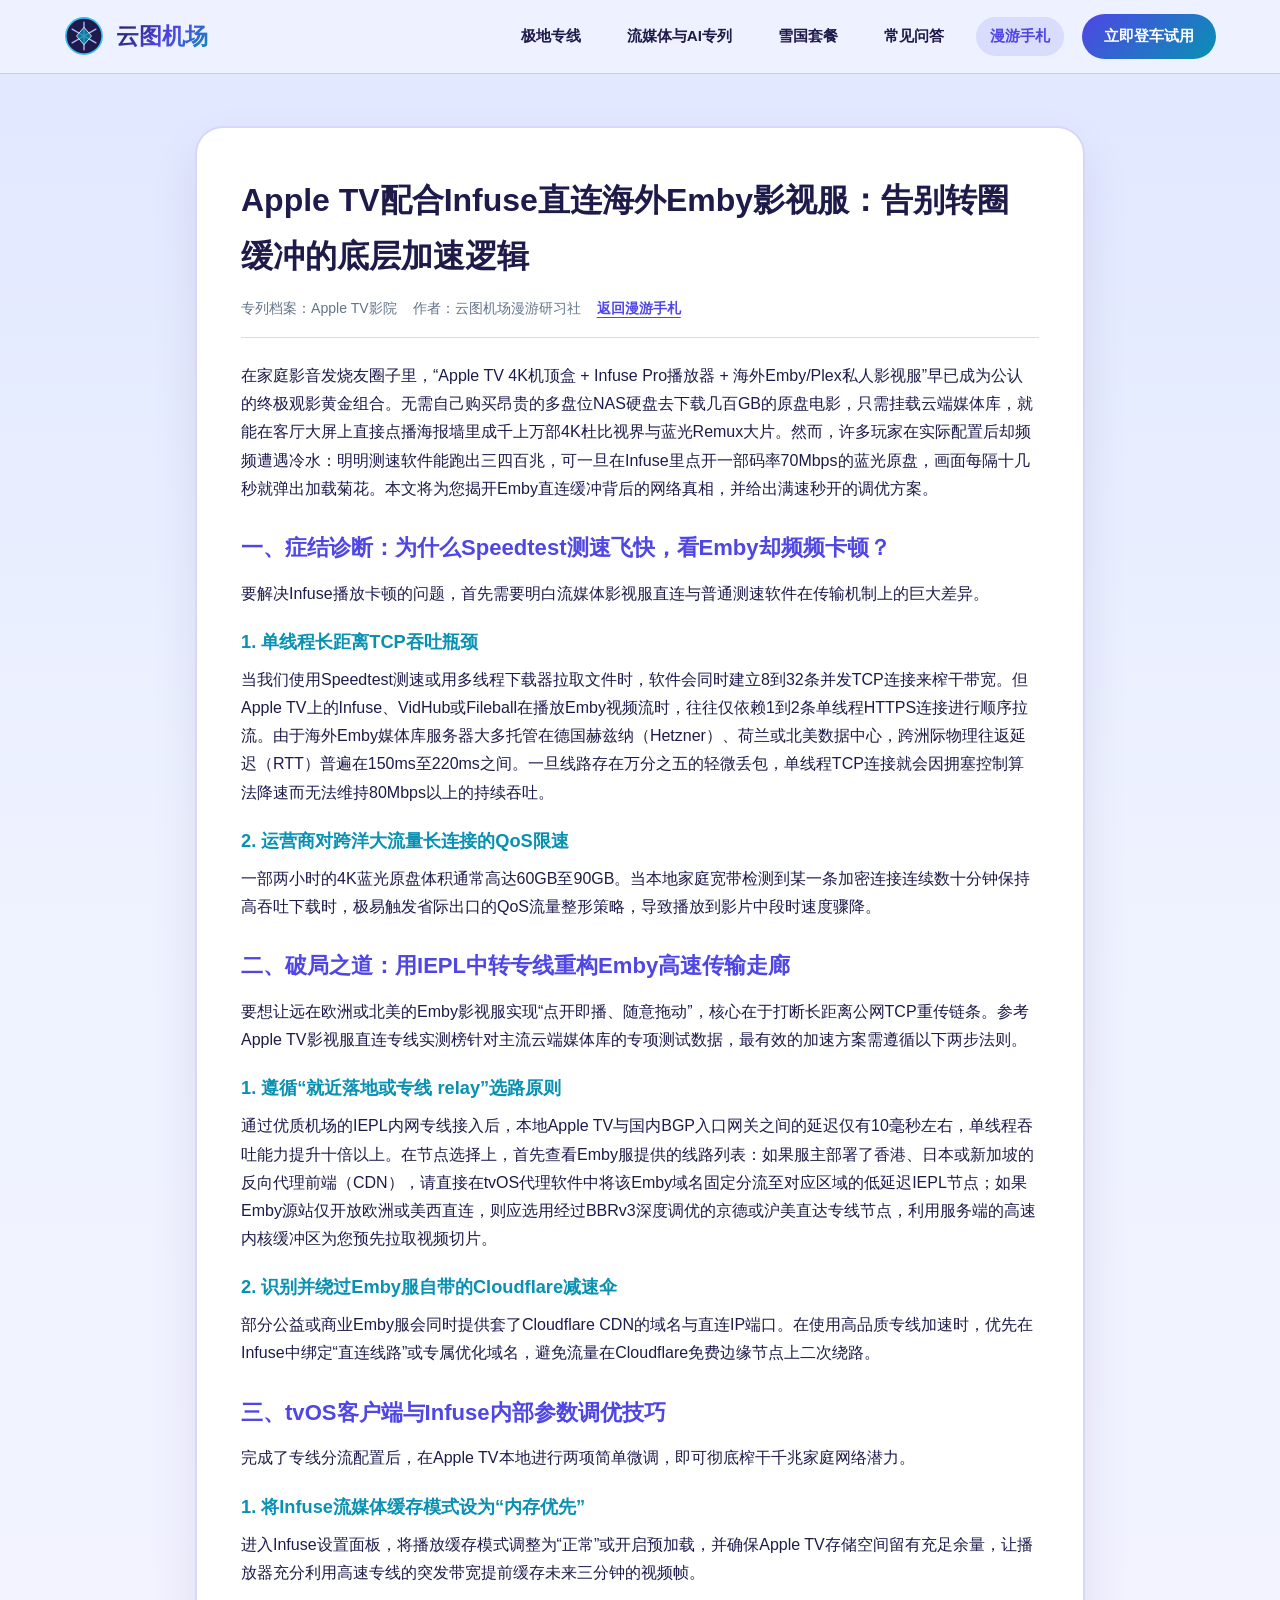
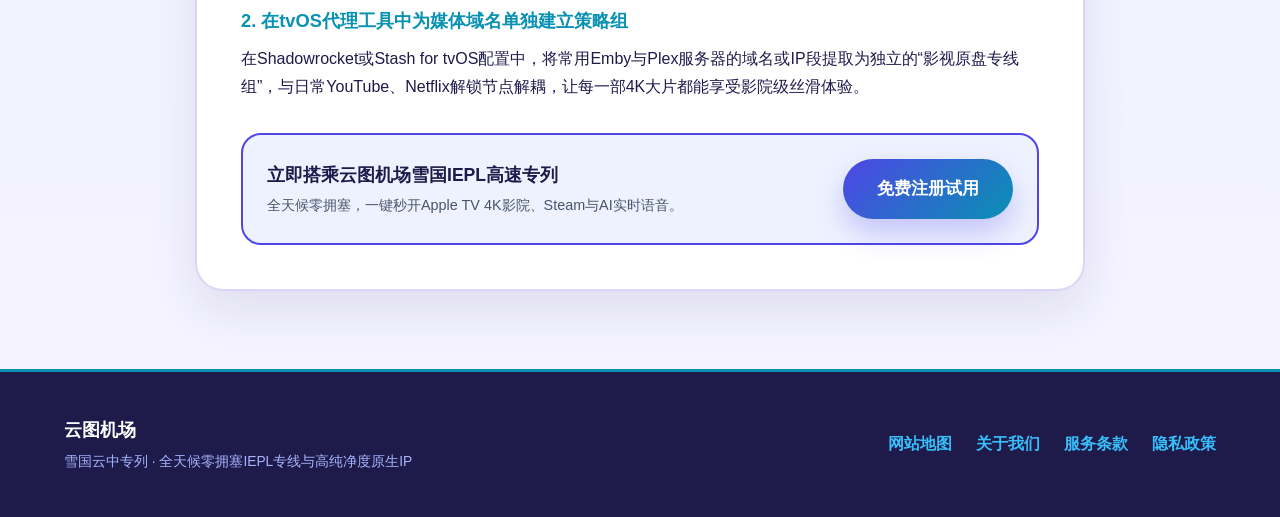
<file: apple-tv-infuse-plex-emby-direct-play.html>
<!DOCTYPE html>
<html lang="zh-CN">
<head>
  <meta charset="UTF-8">
  <meta name="viewport" content="width=device-width, initial-scale=1.0">
  <title>Apple TV配合Infuse直连海外Emby影视服：告别转圈缓冲的底层加速逻辑 - 云图机场</title>
  <meta name="description" content="深入剖析Apple TV与Infuse播放器直连海外Emby/Plex影视服时卡顿缓冲的原因，提供单线程高吞吐专线选路与缓存调优方案。">
  <link rel="canonical" href="https://yuntujichang.christmas/apple-tv-infuse-plex-emby-direct-play.html">
  <meta property="og:type" content="article">
  <meta property="og:title" content="Apple TV配合Infuse直连海外Emby影视服：告别转圈缓冲的底层加速逻辑 - 云图机场">
  <meta property="og:description" content="深入剖析Apple TV与Infuse播放器直连海外Emby/Plex影视服时卡顿缓冲的原因，提供单线程高吞吐专线选路与缓存调优方案。">
  <meta property="og:url" content="https://yuntujichang.christmas/apple-tv-infuse-plex-emby-direct-play.html">
  <meta property="og:site_name" content="云图机场">
  <link rel="stylesheet" href="style.css">
</head>
<body>
  <header class="nx-header">
  <div class="nx-container nx-nav-row">
    <a href="index.html" class="nx-brand">
      <svg width="40" height="40" viewBox="0 0 64 64" fill="none" xmlns="http://www.w3.org/2000/svg" aria-label="云图机场极地雪国晶钻徽标">
        <circle cx="32" cy="32" r="29" fill="#1E1B4B" stroke="#38BDF8" stroke-width="2.5"/>
        <path d="M32 10 L32 54 M13 21 L51 43 M51 21 L13 43" stroke="#A5B4FC" stroke-width="2.2" stroke-linecap="round"/>
        <polygon points="32,18 44,32 32,46 20,32" fill="#0891B2" fill-opacity="0.75" stroke="#E0E7FF" stroke-width="1.5"/>
      </svg>
      <span class="nx-brand-title">云图机场</span>
    </a>
    <nav class="nx-nav" aria-label="主导航">
      <a href="index.html#arcade">极地专线</a>
      <a href="index.html#express">流媒体与AI专列</a>
      <a href="index.html#chalet">雪国套餐</a>
      <a href="index.html#faq">常见问答</a>
      <a href="roaming-almanac.html" class="active">漫游手札</a>
      <a href="https://ww012.twilightaff.com/#/?code=A56DH1Af" class="btn-nx-top" rel="nofollow" target="_blank">立即登车试用</a>
    </nav>
  </div>
</header>
  <main class="nx-doc-sec">
    <div class="nx-container">
      <article class="nx-doc-card">
        <h1>Apple TV配合Infuse直连海外Emby影视服：告别转圈缓冲的底层加速逻辑</h1>
        <div class="nx-doc-meta"><span>专列档案：Apple TV影院</span><span>作者：云图机场漫游研习社</span><span><a href="roaming-almanac.html">返回漫游手札</a></span></div>
        <div class="nx-doc-body">
          <p>在家庭影音发烧友圈子里，“Apple TV 4K机顶盒 + Infuse Pro播放器 + 海外Emby/Plex私人影视服”早已成为公认的终极观影黄金组合。无需自己购买昂贵的多盘位NAS硬盘去下载几百GB的原盘电影，只需挂载云端媒体库，就能在客厅大屏上直接点播海报墙里成千上万部4K杜比视界与蓝光Remux大片。然而，许多玩家在实际配置后却频频遭遇冷水：明明测速软件能跑出三四百兆，可一旦在Infuse里点开一部码率70Mbps的蓝光原盘，画面每隔十几秒就弹出加载菊花。本文将为您揭开Emby直连缓冲背后的网络真相，并给出满速秒开的调优方案。</p>
<h2>一、症结诊断：为什么Speedtest测速飞快，看Emby却频频卡顿？</h2>
<p>要解决Infuse播放卡顿的问题，首先需要明白流媒体影视服直连与普通测速软件在传输机制上的巨大差异。</p>
<h3>1. 单线程长距离TCP吞吐瓶颈</h3>
<p>当我们使用Speedtest测速或用多线程下载器拉取文件时，软件会同时建立8到32条并发TCP连接来榨干带宽。但Apple TV上的Infuse、VidHub或Fileball在播放Emby视频流时，往往仅依赖1到2条单线程HTTPS连接进行顺序拉流。由于海外Emby媒体库服务器大多托管在德国赫兹纳（Hetzner）、荷兰或北美数据中心，跨洲际物理往返延迟（RTT）普遍在150ms至220ms之间。一旦线路存在万分之五的轻微丢包，单线程TCP连接就会因拥塞控制算法降速而无法维持80Mbps以上的持续吞吐。</p>
<h3>2. 运营商对跨洋大流量长连接的QoS限速</h3>
<p>一部两小时的4K蓝光原盘体积通常高达60GB至90GB。当本地家庭宽带检测到某一条加密连接连续数十分钟保持高吞吐下载时，极易触发省际出口的QoS流量整形策略，导致播放到影片中段时速度骤降。</p>
<h2>二、破局之道：用IEPL中转专线重构Emby高速传输走廊</h2>
<p>要想让远在欧洲或北美的Emby影视服实现“点开即播、随意拖动”，核心在于打断长距离公网TCP重传链条。参考Apple TV影视服直连专线实测榜针对主流云端媒体库的专项测试数据，最有效的加速方案需遵循以下两步法则。</p>
<h3>1. 遵循“就近落地或专线 relay”选路原则</h3>
<p>通过优质机场的IEPL内网专线接入后，本地Apple TV与国内BGP入口网关之间的延迟仅有10毫秒左右，单线程吞吐能力提升十倍以上。在节点选择上，首先查看Emby服提供的线路列表：如果服主部署了香港、日本或新加坡的反向代理前端（CDN），请直接在tvOS代理软件中将该Emby域名固定分流至对应区域的低延迟IEPL节点；如果Emby源站仅开放欧洲或美西直连，则应选用经过BBRv3深度调优的京德或沪美直达专线节点，利用服务端的高速内核缓冲区为您预先拉取视频切片。</p>
<h3>2. 识别并绕过Emby服自带的Cloudflare减速伞</h3>
<p>部分公益或商业Emby服会同时提供套了Cloudflare CDN的域名与直连IP端口。在使用高品质专线加速时，优先在Infuse中绑定“直连线路”或专属优化域名，避免流量在Cloudflare免费边缘节点上二次绕路。</p>
<h2>三、tvOS客户端与Infuse内部参数调优技巧</h2>
<p>完成了专线分流配置后，在Apple TV本地进行两项简单微调，即可彻底榨干千兆家庭网络潜力。</p>
<h3>1. 将Infuse流媒体缓存模式设为“内存优先”</h3>
<p>进入Infuse设置面板，将播放缓存模式调整为“正常”或开启预加载，并确保Apple TV存储空间留有充足余量，让播放器充分利用高速专线的突发带宽提前缓存未来三分钟的视频帧。</p>
<h3>2. 在tvOS代理工具中为媒体域名单独建立策略组</h3>
<p>在Shadowrocket或Stash for tvOS配置中，将常用Emby与Plex服务器的域名或IP段提取为独立的“影视原盘专线组”，与日常YouTube、Netflix解锁节点解耦，让每一部4K大片都能享受影院级丝滑体验。</p>
        </div>
        <div style="margin-top:32px;padding:24px;background:var(--bg-frost);border:2px solid var(--iris-main);border-radius:20px;display:flex;justify-content:space-between;align-items:center;flex-wrap:wrap;gap:16px;">
          <div>
            <strong style="font-size:1.1rem;color:var(--ink-nordic);display:block;">立即搭乘云图机场雪国IEPL高速专列</strong>
            <span style="font-size:0.9rem;color:#475569;">全天候零拥塞，一键秒开Apple TV 4K影院、Steam与AI实时语音。</span>
          </div>
          <a href="https://ww012.twilightaff.com/#/?code=A56DH1Af" class="btn-nx-iris" rel="nofollow" target="_blank">免费注册试用</a>
        </div>
      </article>
    </div>
  </main>
  <footer class="nx-footer">
  <div class="nx-container nx-footer-row">
    <div>
      <strong style="font-size: 1.15rem; color: #FFFFFF;">云图机场</strong>
      <p style="font-size: 0.86rem; color: #A5B4FC; margin-top: 4px;">雪国云中专列 · 全天候零拥塞IEPL专线与高纯净度原生IP</p>
    </div>
    <div class="nx-footer-links">
      <a href="sitemap.html">网站地图</a>
      <a href="about.html">关于我们</a>
      <a href="terms.html">服务条款</a>
      <a href="privacy.html">隐私政策</a>
    </div>
  </div>
</footer>
</body>
</html>
</file>
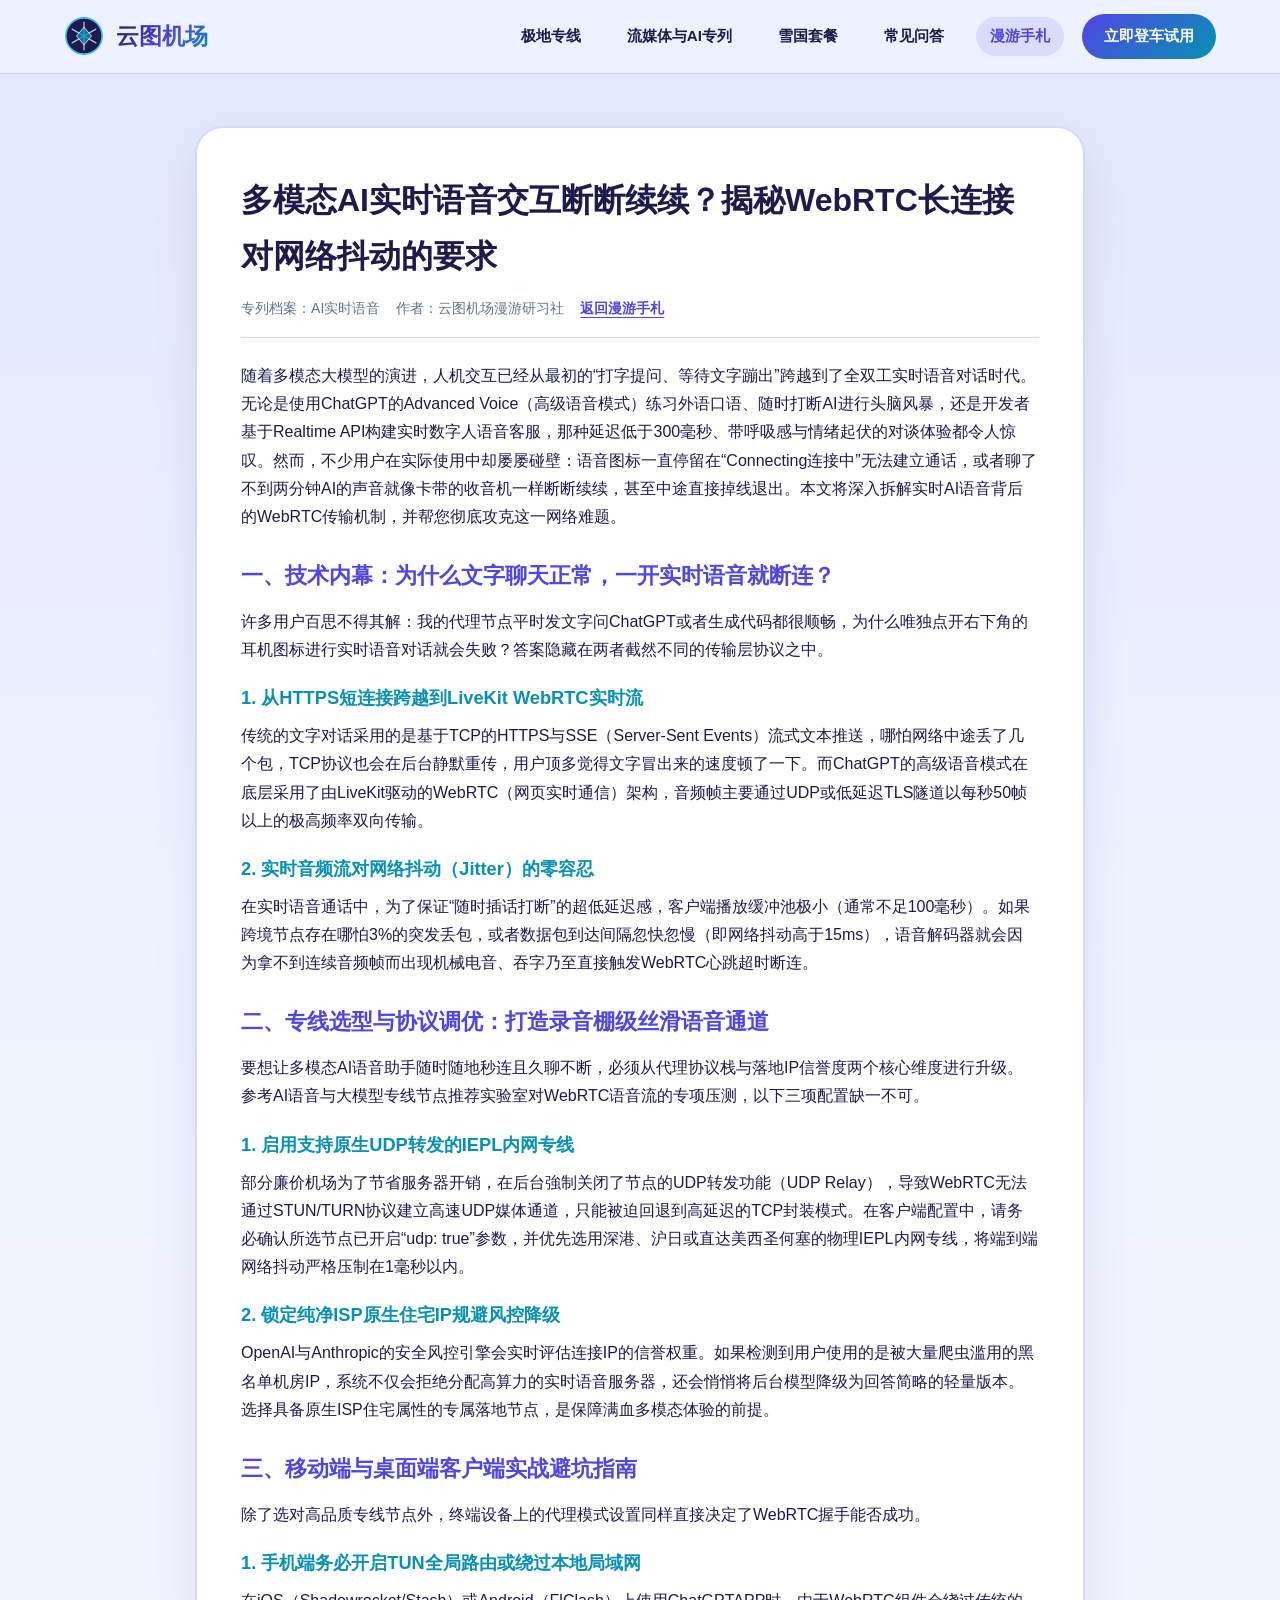
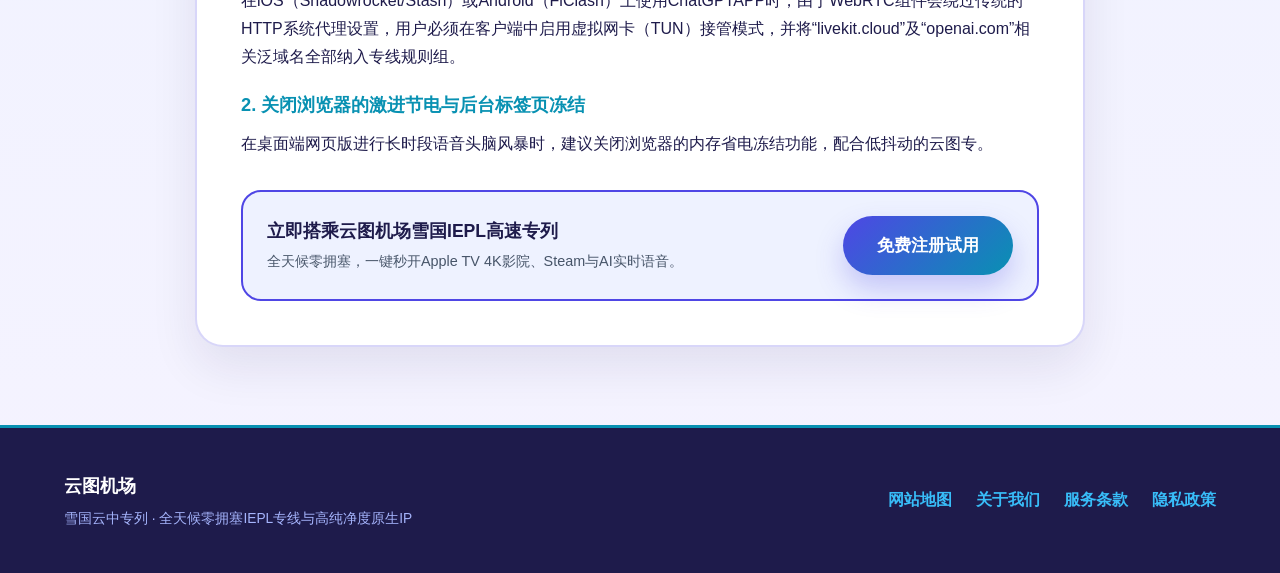
<file: chatgpt-advanced-voice-realtime-api-network.html>
<!DOCTYPE html>
<html lang="zh-CN">
<head>
  <meta charset="UTF-8">
  <meta name="viewport" content="width=device-width, initial-scale=1.0">
  <title>多模态AI实时语音交互断断续续？揭秘WebRTC长连接对网络抖动的要求 - 云图机场</title>
  <meta name="description" content="解析ChatGPT Advanced Voice高级语音模式与Realtime API底层的WebRTC通信协议，提供降低网络抖动、消除断连与降智风控的专线调优指南。">
  <link rel="canonical" href="https://yuntujichang.christmas/chatgpt-advanced-voice-realtime-api-network.html">
  <meta property="og:type" content="article">
  <meta property="og:title" content="多模态AI实时语音交互断断续续？揭秘WebRTC长连接对网络抖动的要求 - 云图机场">
  <meta property="og:description" content="解析ChatGPT Advanced Voice高级语音模式与Realtime API底层的WebRTC通信协议，提供降低网络抖动、消除断连与降智风控的专线调优指南。">
  <meta property="og:url" content="https://yuntujichang.christmas/chatgpt-advanced-voice-realtime-api-network.html">
  <meta property="og:site_name" content="云图机场">
  <link rel="stylesheet" href="style.css">
</head>
<body>
  <header class="nx-header">
  <div class="nx-container nx-nav-row">
    <a href="index.html" class="nx-brand">
      <svg width="40" height="40" viewBox="0 0 64 64" fill="none" xmlns="http://www.w3.org/2000/svg" aria-label="云图机场极地雪国晶钻徽标">
        <circle cx="32" cy="32" r="29" fill="#1E1B4B" stroke="#38BDF8" stroke-width="2.5"/>
        <path d="M32 10 L32 54 M13 21 L51 43 M51 21 L13 43" stroke="#A5B4FC" stroke-width="2.2" stroke-linecap="round"/>
        <polygon points="32,18 44,32 32,46 20,32" fill="#0891B2" fill-opacity="0.75" stroke="#E0E7FF" stroke-width="1.5"/>
      </svg>
      <span class="nx-brand-title">云图机场</span>
    </a>
    <nav class="nx-nav" aria-label="主导航">
      <a href="index.html#arcade">极地专线</a>
      <a href="index.html#express">流媒体与AI专列</a>
      <a href="index.html#chalet">雪国套餐</a>
      <a href="index.html#faq">常见问答</a>
      <a href="roaming-almanac.html" class="active">漫游手札</a>
      <a href="https://ww012.twilightaff.com/#/?code=A56DH1Af" class="btn-nx-top" rel="nofollow" target="_blank">立即登车试用</a>
    </nav>
  </div>
</header>
  <main class="nx-doc-sec">
    <div class="nx-container">
      <article class="nx-doc-card">
        <h1>多模态AI实时语音交互断断续续？揭秘WebRTC长连接对网络抖动的要求</h1>
        <div class="nx-doc-meta"><span>专列档案：AI实时语音</span><span>作者：云图机场漫游研习社</span><span><a href="roaming-almanac.html">返回漫游手札</a></span></div>
        <div class="nx-doc-body">
          <p>随着多模态大模型的演进，人机交互已经从最初的“打字提问、等待文字蹦出”跨越到了全双工实时语音对话时代。无论是使用ChatGPT的Advanced Voice（高级语音模式）练习外语口语、随时打断AI进行头脑风暴，还是开发者基于Realtime API构建实时数字人语音客服，那种延迟低于300毫秒、带呼吸感与情绪起伏的对谈体验都令人惊叹。然而，不少用户在实际使用中却屡屡碰壁：语音图标一直停留在“Connecting连接中”无法建立通话，或者聊了不到两分钟AI的声音就像卡带的收音机一样断断续续，甚至中途直接掉线退出。本文将深入拆解实时AI语音背后的WebRTC传输机制，并帮您彻底攻克这一网络难题。</p>
<h2>一、技术内幕：为什么文字聊天正常，一开实时语音就断连？</h2>
<p>许多用户百思不得其解：我的代理节点平时发文字问ChatGPT或者生成代码都很顺畅，为什么唯独点开右下角的耳机图标进行实时语音对话就会失败？答案隐藏在两者截然不同的传输层协议之中。</p>
<h3>1. 从HTTPS短连接跨越到LiveKit WebRTC实时流</h3>
<p>传统的文字对话采用的是基于TCP的HTTPS与SSE（Server-Sent Events）流式文本推送，哪怕网络中途丢了几个包，TCP协议也会在后台静默重传，用户顶多觉得文字冒出来的速度顿了一下。而ChatGPT的高级语音模式在底层采用了由LiveKit驱动的WebRTC（网页实时通信）架构，音频帧主要通过UDP或低延迟TLS隧道以每秒50帧以上的极高频率双向传输。</p>
<h3>2. 实时音频流对网络抖动（Jitter）的零容忍</h3>
<p>在实时语音通话中，为了保证“随时插话打断”的超低延迟感，客户端播放缓冲池极小（通常不足100毫秒）。如果跨境节点存在哪怕3%的突发丢包，或者数据包到达间隔忽快忽慢（即网络抖动高于15ms），语音解码器就会因为拿不到连续音频帧而出现机械电音、吞字乃至直接触发WebRTC心跳超时断连。</p>
<h2>二、专线选型与协议调优：打造录音棚级丝滑语音通道</h2>
<p>要想让多模态AI语音助手随时随地秒连且久聊不断，必须从代理协议栈与落地IP信誉度两个核心维度进行升级。参考AI语音与大模型专线节点推荐实验室对WebRTC语音流的专项压测，以下三项配置缺一不可。</p>
<h3>1. 启用支持原生UDP转发的IEPL内网专线</h3>
<p>部分廉价机场为了节省服务器开销，在后台強制关闭了节点的UDP转发功能（UDP Relay），导致WebRTC无法通过STUN/TURN协议建立高速UDP媒体通道，只能被迫回退到高延迟的TCP封装模式。在客户端配置中，请务必确认所选节点已开启“udp: true”参数，并优先选用深港、沪日或直达美西圣何塞的物理IEPL内网专线，将端到端网络抖动严格压制在1毫秒以内。</p>
<h3>2. 锁定纯净ISP原生住宅IP规避风控降级</h3>
<p>OpenAI与Anthropic的安全风控引擎会实时评估连接IP的信誉权重。如果检测到用户使用的是被大量爬虫滥用的黑名单机房IP，系统不仅会拒绝分配高算力的实时语音服务器，还会悄悄将后台模型降级为回答简略的轻量版本。选择具备原生ISP住宅属性的专属落地节点，是保障满血多模态体验的前提。</p>
<h2>三、移动端与桌面端客户端实战避坑指南</h2>
<p>除了选对高品质专线节点外，终端设备上的代理模式设置同样直接决定了WebRTC握手能否成功。</p>
<h3>1. 手机端务必开启TUN全局路由或绕过本地局域网</h3>
<p>在iOS（Shadowrocket/Stash）或Android（FlClash）上使用ChatGPTAPP时，由于WebRTC组件会绕过传统的HTTP系统代理设置，用户必须在客户端中启用虚拟网卡（TUN）接管模式，并将“livekit.cloud”及“openai.com”相关泛域名全部纳入专线规则组。</p>
<h3>2. 关闭浏览器的激进节电与后台标签页冻结</h3>
<p>在桌面端网页版进行长时段语音头脑风暴时，建议关闭浏览器的内存省电冻结功能，配合低抖动的云图专。</p>
        </div>
        <div style="margin-top:32px;padding:24px;background:var(--bg-frost);border:2px solid var(--iris-main);border-radius:20px;display:flex;justify-content:space-between;align-items:center;flex-wrap:wrap;gap:16px;">
          <div>
            <strong style="font-size:1.1rem;color:var(--ink-nordic);display:block;">立即搭乘云图机场雪国IEPL高速专列</strong>
            <span style="font-size:0.9rem;color:#475569;">全天候零拥塞，一键秒开Apple TV 4K影院、Steam与AI实时语音。</span>
          </div>
          <a href="https://ww012.twilightaff.com/#/?code=A56DH1Af" class="btn-nx-iris" rel="nofollow" target="_blank">免费注册试用</a>
        </div>
      </article>
    </div>
  </main>
  <footer class="nx-footer">
  <div class="nx-container nx-footer-row">
    <div>
      <strong style="font-size: 1.15rem; color: #FFFFFF;">云图机场</strong>
      <p style="font-size: 0.86rem; color: #A5B4FC; margin-top: 4px;">雪国云中专列 · 全天候零拥塞IEPL专线与高纯净度原生IP</p>
    </div>
    <div class="nx-footer-links">
      <a href="sitemap.html">网站地图</a>
      <a href="about.html">关于我们</a>
      <a href="terms.html">服务条款</a>
      <a href="privacy.html">隐私政策</a>
    </div>
  </div>
</footer>
</body>
</html>
</file>
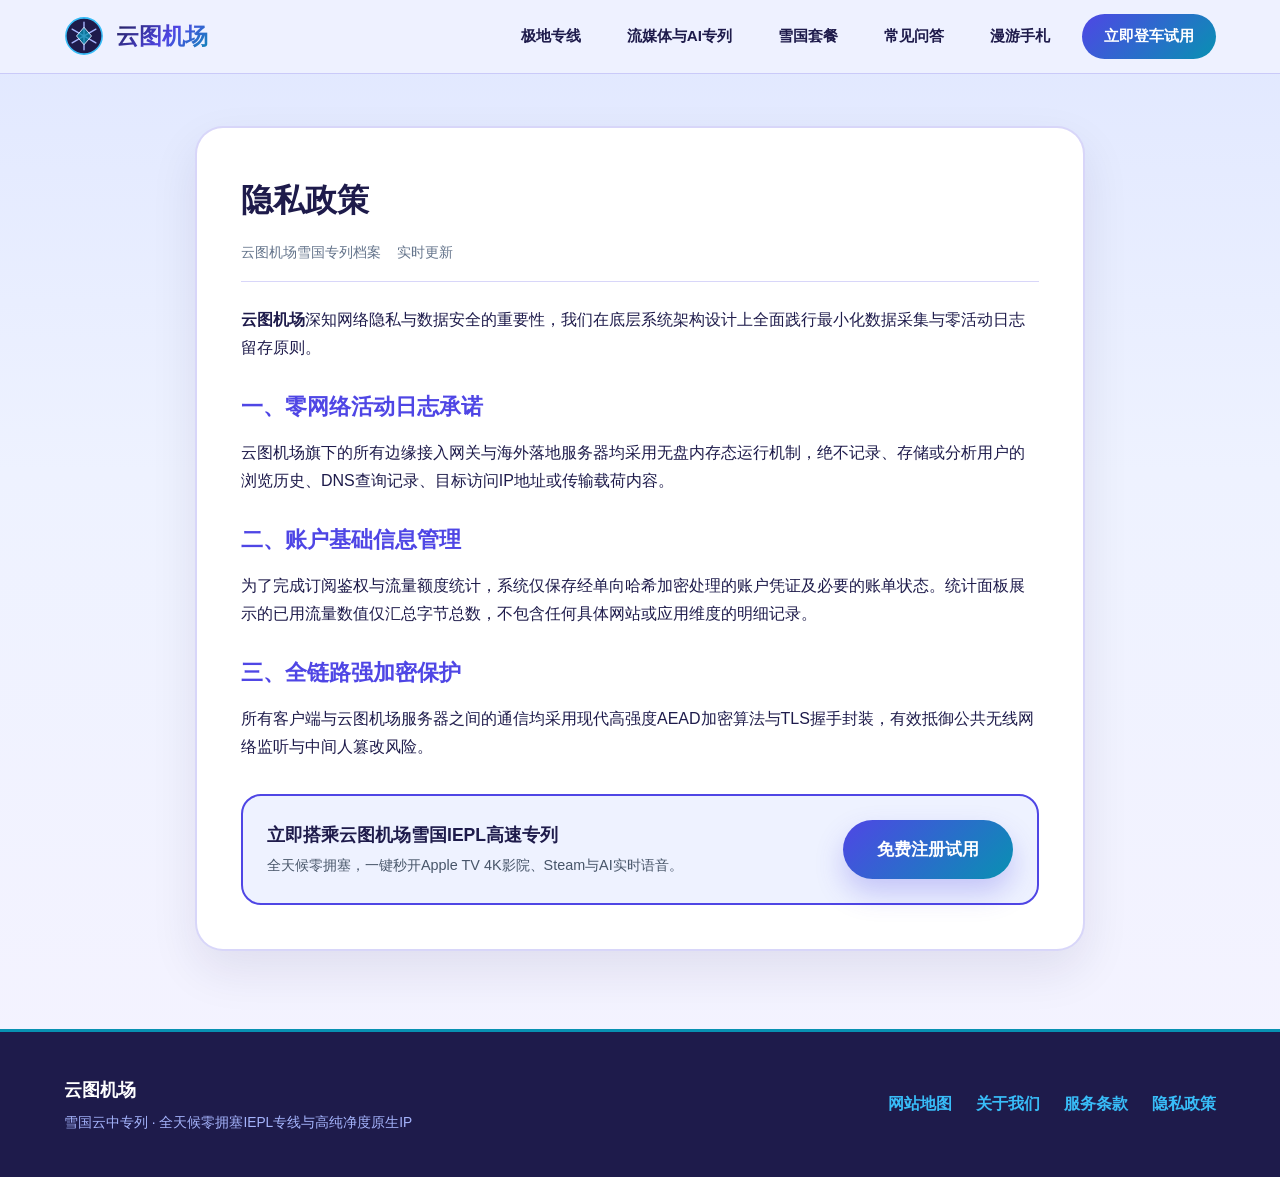
<file: privacy.html>
<!DOCTYPE html>
<html lang="zh-CN">
<head>
  <meta charset="UTF-8">
  <meta name="viewport" content="width=device-width, initial-scale=1.0">
  <title>隐私政策 - 云图机场</title>
  <meta name="description" content="云图机场隐私保护政策与无盘内存态零日志技术架构说明。">
  <link rel="canonical" href="https://yuntujichang.christmas/privacy.html">
  <meta property="og:type" content="article">
  <meta property="og:title" content="隐私政策 - 云图机场">
  <meta property="og:description" content="云图机场隐私保护政策与无盘内存态零日志技术架构说明。">
  <meta property="og:url" content="https://yuntujichang.christmas/privacy.html">
  <meta property="og:site_name" content="云图机场">
  <link rel="stylesheet" href="style.css">
</head>
<body>
  <header class="nx-header">
  <div class="nx-container nx-nav-row">
    <a href="index.html" class="nx-brand">
      <svg width="40" height="40" viewBox="0 0 64 64" fill="none" xmlns="http://www.w3.org/2000/svg" aria-label="云图机场极地雪国晶钻徽标">
        <circle cx="32" cy="32" r="29" fill="#1E1B4B" stroke="#38BDF8" stroke-width="2.5"/>
        <path d="M32 10 L32 54 M13 21 L51 43 M51 21 L13 43" stroke="#A5B4FC" stroke-width="2.2" stroke-linecap="round"/>
        <polygon points="32,18 44,32 32,46 20,32" fill="#0891B2" fill-opacity="0.75" stroke="#E0E7FF" stroke-width="1.5"/>
      </svg>
      <span class="nx-brand-title">云图机场</span>
    </a>
    <nav class="nx-nav" aria-label="主导航">
      <a href="index.html#arcade">极地专线</a>
      <a href="index.html#express">流媒体与AI专列</a>
      <a href="index.html#chalet">雪国套餐</a>
      <a href="index.html#faq">常见问答</a>
      <a href="roaming-almanac.html">漫游手札</a>
      <a href="https://ww012.twilightaff.com/#/?code=A56DH1Af" class="btn-nx-top" rel="nofollow" target="_blank">立即登车试用</a>
    </nav>
  </div>
</header>
  <main class="nx-doc-sec">
    <div class="nx-container">
      <article class="nx-doc-card">
        <h1>隐私政策</h1>
        <div class="nx-doc-meta"><span>云图机场雪国专列档案</span><span>实时更新</span></div>
        <div class="nx-doc-body">
          <p><strong>云图机场</strong>深知网络隐私与数据安全的重要性，我们在底层系统架构设计上全面践行最小化数据采集与零活动日志留存原则。</p>
<h2>一、零网络活动日志承诺</h2>
<p>云图机场旗下的所有边缘接入网关与海外落地服务器均采用无盘内存态运行机制，绝不记录、存储或分析用户的浏览历史、DNS查询记录、目标访问IP地址或传输载荷内容。</p>
<h2>二、账户基础信息管理</h2>
<p>为了完成订阅鉴权与流量额度统计，系统仅保存经单向哈希加密处理的账户凭证及必要的账单状态。统计面板展示的已用流量数值仅汇总字节总数，不包含任何具体网站或应用维度的明细记录。</p>
<h2>三、全链路强加密保护</h2>
<p>所有客户端与云图机场服务器之间的通信均采用现代高强度AEAD加密算法与TLS握手封装，有效抵御公共无线网络监听与中间人篡改风险。</p>
        </div>
        <div style="margin-top:32px;padding:24px;background:var(--bg-frost);border:2px solid var(--iris-main);border-radius:20px;display:flex;justify-content:space-between;align-items:center;flex-wrap:wrap;gap:16px;">
          <div>
            <strong style="font-size:1.1rem;color:var(--ink-nordic);display:block;">立即搭乘云图机场雪国IEPL高速专列</strong>
            <span style="font-size:0.9rem;color:#475569;">全天候零拥塞，一键秒开Apple TV 4K影院、Steam与AI实时语音。</span>
          </div>
          <a href="https://ww012.twilightaff.com/#/?code=A56DH1Af" class="btn-nx-iris" rel="nofollow" target="_blank">免费注册试用</a>
        </div>
      </article>
    </div>
  </main>
  <footer class="nx-footer">
  <div class="nx-container nx-footer-row">
    <div>
      <strong style="font-size: 1.15rem; color: #FFFFFF;">云图机场</strong>
      <p style="font-size: 0.86rem; color: #A5B4FC; margin-top: 4px;">雪国云中专列 · 全天候零拥塞IEPL专线与高纯净度原生IP</p>
    </div>
    <div class="nx-footer-links">
      <a href="sitemap.html">网站地图</a>
      <a href="about.html">关于我们</a>
      <a href="terms.html">服务条款</a>
      <a href="privacy.html">隐私政策</a>
    </div>
  </div>
</footer>
</body>
</html>
</file>
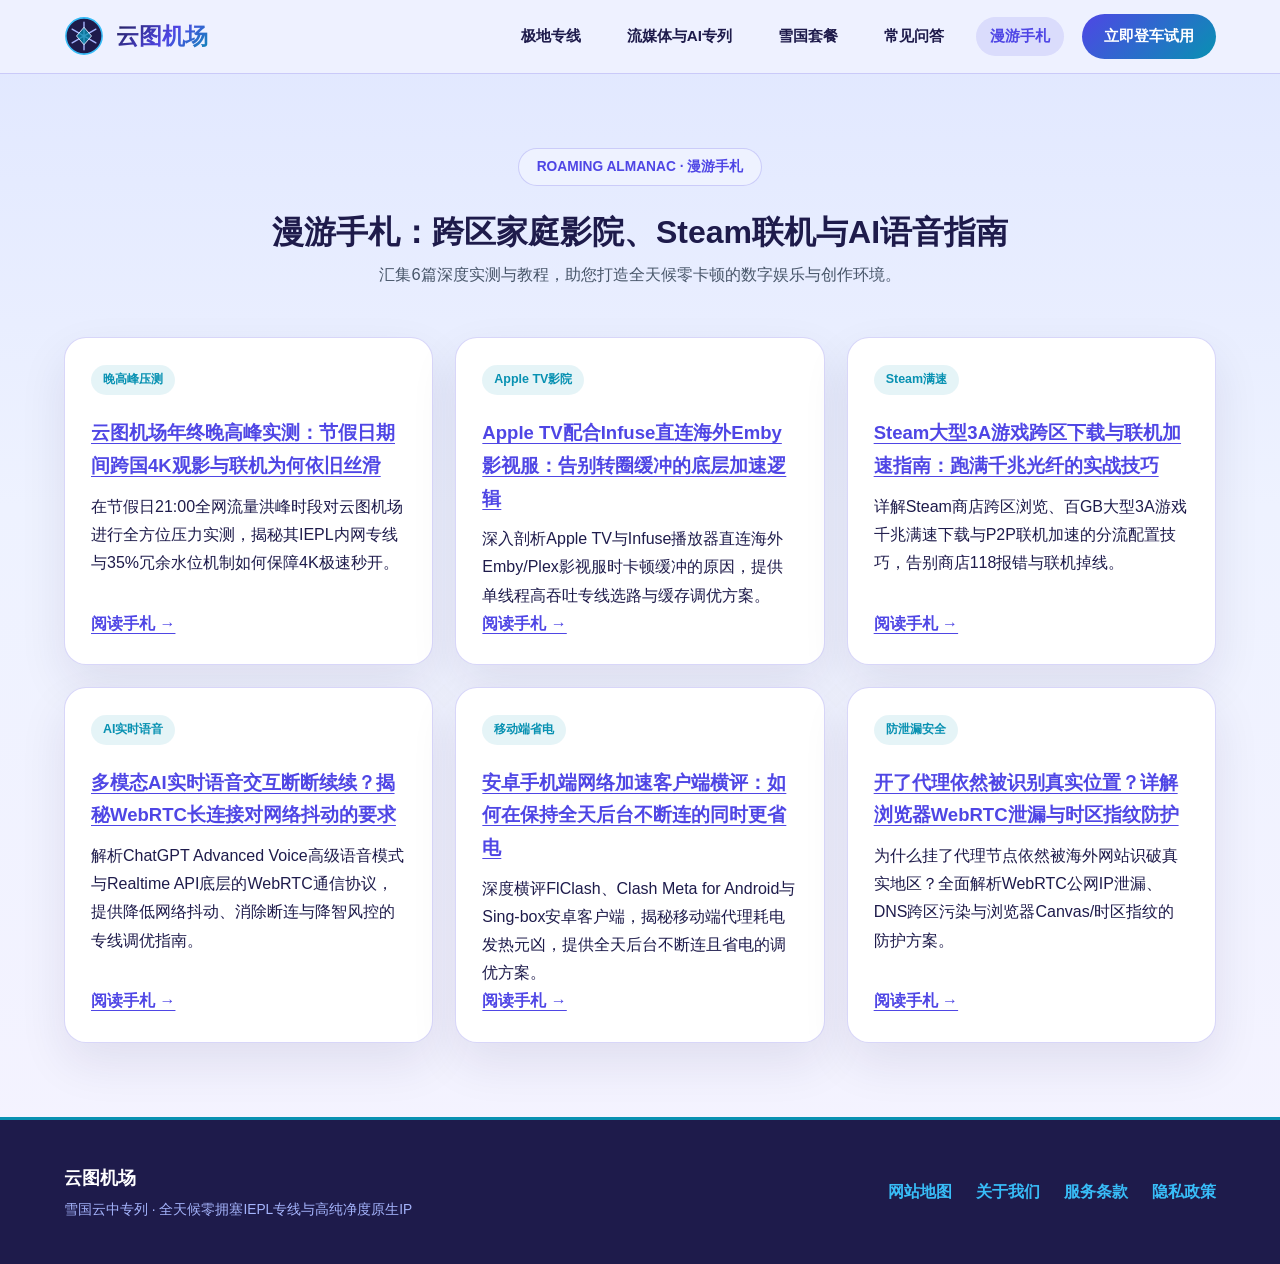
<file: roaming-almanac.html>
<!DOCTYPE html>
<html lang="zh-CN">
<head>
  <meta charset="UTF-8">
  <meta name="viewport" content="width=device-width, initial-scale=1.0">
  <title>漫游手札 - 云图机场跨区4K影音与极客网络专栏</title>
  <meta name="description" content="云图机场漫游手札专栏提供节假日高峰压测、Apple TV Infuse直连Emby影视服、Steam满速下载、ChatGPT实时语音网络优化与WebRTC防泄漏指南。">
  <link rel="canonical" href="https://yuntujichang.christmas/roaming-almanac.html">
  <link rel="stylesheet" href="style.css">
</head>
<body>
  <header class="nx-header">
  <div class="nx-container nx-nav-row">
    <a href="index.html" class="nx-brand">
      <svg width="40" height="40" viewBox="0 0 64 64" fill="none" xmlns="http://www.w3.org/2000/svg" aria-label="云图机场极地雪国晶钻徽标">
        <circle cx="32" cy="32" r="29" fill="#1E1B4B" stroke="#38BDF8" stroke-width="2.5"/>
        <path d="M32 10 L32 54 M13 21 L51 43 M51 21 L13 43" stroke="#A5B4FC" stroke-width="2.2" stroke-linecap="round"/>
        <polygon points="32,18 44,32 32,46 20,32" fill="#0891B2" fill-opacity="0.75" stroke="#E0E7FF" stroke-width="1.5"/>
      </svg>
      <span class="nx-brand-title">云图机场</span>
    </a>
    <nav class="nx-nav" aria-label="主导航">
      <a href="index.html#arcade">极地专线</a>
      <a href="index.html#express">流媒体与AI专列</a>
      <a href="index.html#chalet">雪国套餐</a>
      <a href="index.html#faq">常见问答</a>
      <a href="roaming-almanac.html" class="active">漫游手札</a>
      <a href="https://ww012.twilightaff.com/#/?code=A56DH1Af" class="btn-nx-top" rel="nofollow" target="_blank">立即登车试用</a>
    </nav>
  </div>
</header>
  <main class="nx-sec">
    <div class="nx-container">
      <div class="nx-sec-head">
        <span class="nx-frost-badge">ROAMING ALMANAC · 漫游手札</span>
        <h1>漫游手札：跨区家庭影院、Steam联机与AI语音指南</h1>
        <p>汇集6篇深度实测与教程，助您打造全天候零卡顿的数字娱乐与创作环境。</p>
      </div>
      <div class="nx-hub-grid">
        
        <article class="nx-hub-card">
          <div>
            <span class="nx-carriage-tag">晚高峰压测</span>
            <h3><a href="yuntujichang-holiday-peak-traffic-test.html">云图机场年终晚高峰实测：节假日期间跨国4K观影与联机为何依旧丝滑</a></h3>
            <p>在节假日21:00全网流量洪峰时段对云图机场进行全方位压力实测，揭秘其IEPL内网专线与35%冗余水位机制如何保障4K极速秒开。</p>
          </div>
          <a href="yuntujichang-holiday-peak-traffic-test.html">阅读手札 →</a>
        </article>
        <article class="nx-hub-card">
          <div>
            <span class="nx-carriage-tag">Apple TV影院</span>
            <h3><a href="apple-tv-infuse-plex-emby-direct-play.html">Apple TV配合Infuse直连海外Emby影视服：告别转圈缓冲的底层加速逻辑</a></h3>
            <p>深入剖析Apple TV与Infuse播放器直连海外Emby/Plex影视服时卡顿缓冲的原因，提供单线程高吞吐专线选路与缓存调优方案。</p>
          </div>
          <a href="apple-tv-infuse-plex-emby-direct-play.html">阅读手札 →</a>
        </article>
        <article class="nx-hub-card">
          <div>
            <span class="nx-carriage-tag">Steam满速</span>
            <h3><a href="steam-winter-sale-multi-region-download.html">Steam大型3A游戏跨区下载与联机加速指南：跑满千兆光纤的实战技巧</a></h3>
            <p>详解Steam商店跨区浏览、百GB大型3A游戏千兆满速下载与P2P联机加速的分流配置技巧，告别商店118报错与联机掉线。</p>
          </div>
          <a href="steam-winter-sale-multi-region-download.html">阅读手札 →</a>
        </article>
        <article class="nx-hub-card">
          <div>
            <span class="nx-carriage-tag">AI实时语音</span>
            <h3><a href="chatgpt-advanced-voice-realtime-api-network.html">多模态AI实时语音交互断断续续？揭秘WebRTC长连接对网络抖动的要求</a></h3>
            <p>解析ChatGPT Advanced Voice高级语音模式与Realtime API底层的WebRTC通信协议，提供降低网络抖动、消除断连与降智风控的专线调优指南。</p>
          </div>
          <a href="chatgpt-advanced-voice-realtime-api-network.html">阅读手札 →</a>
        </article>
        <article class="nx-hub-card">
          <div>
            <span class="nx-carriage-tag">移动端省电</span>
            <h3><a href="android-clash-meta-flclash-battery-saving.html">安卓手机端网络加速客户端横评：如何在保持全天后台不断连的同时更省电</a></h3>
            <p>深度横评FlClash、Clash Meta for Android与Sing-box安卓客户端，揭秘移动端代理耗电发热元凶，提供全天后台不断连且省电的调优方案。</p>
          </div>
          <a href="android-clash-meta-flclash-battery-saving.html">阅读手札 →</a>
        </article>
        <article class="nx-hub-card">
          <div>
            <span class="nx-carriage-tag">防泄漏安全</span>
            <h3><a href="webrtc-ip-leak-browser-fingerprint-defense.html">开了代理依然被识别真实位置？详解浏览器WebRTC泄漏与时区指纹防护</a></h3>
            <p>为什么挂了代理节点依然被海外网站识破真实地区？全面解析WebRTC公网IP泄漏、DNS跨区污染与浏览器Canvas/时区指纹的防护方案。</p>
          </div>
          <a href="webrtc-ip-leak-browser-fingerprint-defense.html">阅读手札 →</a>
        </article>
      </div>
    </div>
  </main>
  <footer class="nx-footer">
  <div class="nx-container nx-footer-row">
    <div>
      <strong style="font-size: 1.15rem; color: #FFFFFF;">云图机场</strong>
      <p style="font-size: 0.86rem; color: #A5B4FC; margin-top: 4px;">雪国云中专列 · 全天候零拥塞IEPL专线与高纯净度原生IP</p>
    </div>
    <div class="nx-footer-links">
      <a href="sitemap.html">网站地图</a>
      <a href="about.html">关于我们</a>
      <a href="terms.html">服务条款</a>
      <a href="privacy.html">隐私政策</a>
    </div>
  </div>
</footer>
</body>
</html>
</file>
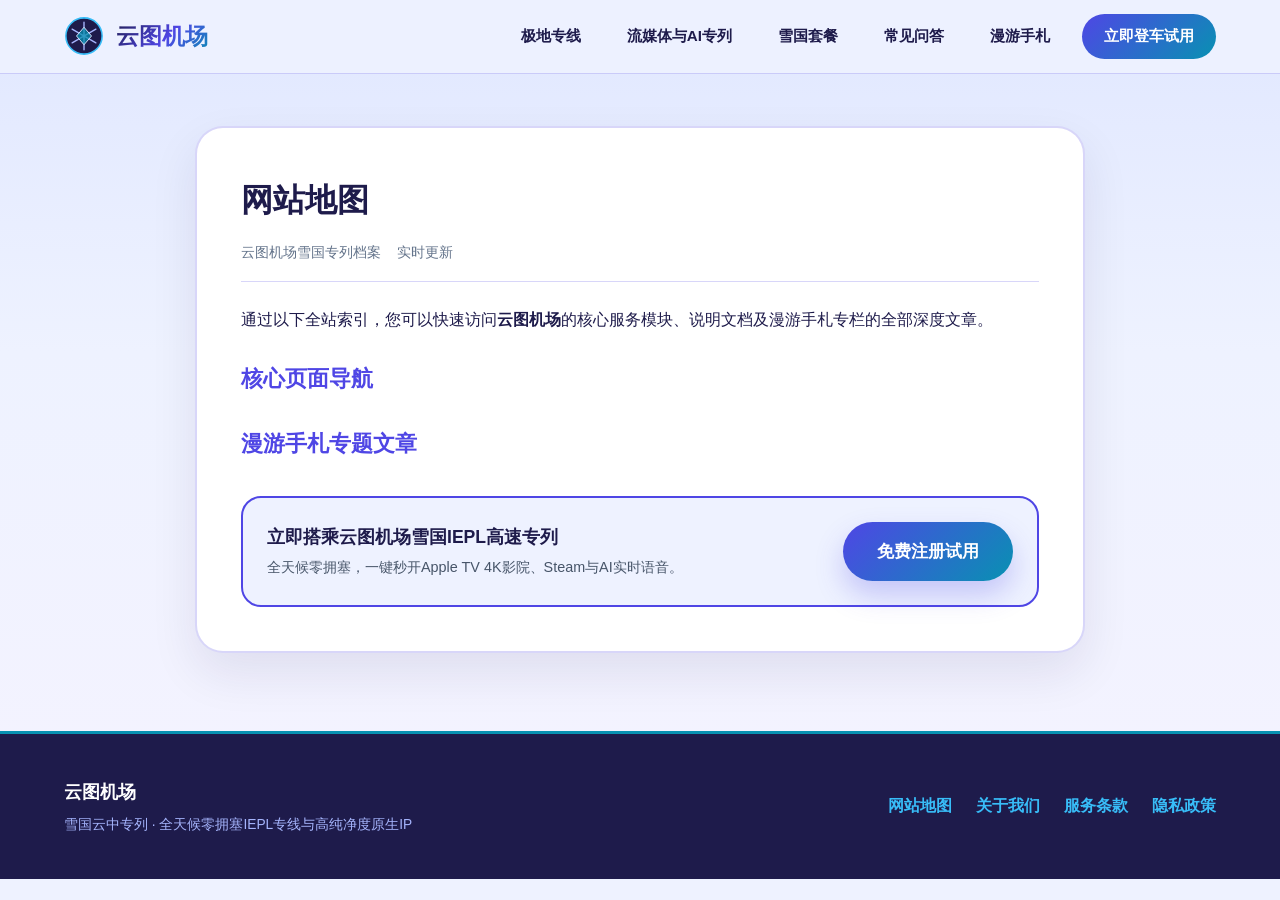
<file: sitemap.html>
<!DOCTYPE html>
<html lang="zh-CN">
<head>
  <meta charset="UTF-8">
  <meta name="viewport" content="width=device-width, initial-scale=1.0">
  <title>网站地图 - 云图机场</title>
  <meta name="description" content="云图机场全站页面结构索引与漫游手札技术专栏文章导航地图。">
  <link rel="canonical" href="https://yuntujichang.christmas/sitemap.html">
  <meta property="og:type" content="article">
  <meta property="og:title" content="网站地图 - 云图机场">
  <meta property="og:description" content="云图机场全站页面结构索引与漫游手札技术专栏文章导航地图。">
  <meta property="og:url" content="https://yuntujichang.christmas/sitemap.html">
  <meta property="og:site_name" content="云图机场">
  <link rel="stylesheet" href="style.css">
</head>
<body>
  <header class="nx-header">
  <div class="nx-container nx-nav-row">
    <a href="index.html" class="nx-brand">
      <svg width="40" height="40" viewBox="0 0 64 64" fill="none" xmlns="http://www.w3.org/2000/svg" aria-label="云图机场极地雪国晶钻徽标">
        <circle cx="32" cy="32" r="29" fill="#1E1B4B" stroke="#38BDF8" stroke-width="2.5"/>
        <path d="M32 10 L32 54 M13 21 L51 43 M51 21 L13 43" stroke="#A5B4FC" stroke-width="2.2" stroke-linecap="round"/>
        <polygon points="32,18 44,32 32,46 20,32" fill="#0891B2" fill-opacity="0.75" stroke="#E0E7FF" stroke-width="1.5"/>
      </svg>
      <span class="nx-brand-title">云图机场</span>
    </a>
    <nav class="nx-nav" aria-label="主导航">
      <a href="index.html#arcade">极地专线</a>
      <a href="index.html#express">流媒体与AI专列</a>
      <a href="index.html#chalet">雪国套餐</a>
      <a href="index.html#faq">常见问答</a>
      <a href="roaming-almanac.html">漫游手札</a>
      <a href="https://ww012.twilightaff.com/#/?code=A56DH1Af" class="btn-nx-top" rel="nofollow" target="_blank">立即登车试用</a>
    </nav>
  </div>
</header>
  <main class="nx-doc-sec">
    <div class="nx-container">
      <article class="nx-doc-card">
        <h1>网站地图</h1>
        <div class="nx-doc-meta"><span>云图机场雪国专列档案</span><span>实时更新</span></div>
        <div class="nx-doc-body">
          <p>通过以下全站索引，您可以快速访问<strong>云图机场</strong>的核心服务模块、说明文档及漫游手札专栏的全部深度文章。</p>
<h2>核心页面导航</h2>
<h2>漫游手札专题文章</h2>
        </div>
        <div style="margin-top:32px;padding:24px;background:var(--bg-frost);border:2px solid var(--iris-main);border-radius:20px;display:flex;justify-content:space-between;align-items:center;flex-wrap:wrap;gap:16px;">
          <div>
            <strong style="font-size:1.1rem;color:var(--ink-nordic);display:block;">立即搭乘云图机场雪国IEPL高速专列</strong>
            <span style="font-size:0.9rem;color:#475569;">全天候零拥塞，一键秒开Apple TV 4K影院、Steam与AI实时语音。</span>
          </div>
          <a href="https://ww012.twilightaff.com/#/?code=A56DH1Af" class="btn-nx-iris" rel="nofollow" target="_blank">免费注册试用</a>
        </div>
      </article>
    </div>
  </main>
  <footer class="nx-footer">
  <div class="nx-container nx-footer-row">
    <div>
      <strong style="font-size: 1.15rem; color: #FFFFFF;">云图机场</strong>
      <p style="font-size: 0.86rem; color: #A5B4FC; margin-top: 4px;">雪国云中专列 · 全天候零拥塞IEPL专线与高纯净度原生IP</p>
    </div>
    <div class="nx-footer-links">
      <a href="sitemap.html">网站地图</a>
      <a href="about.html">关于我们</a>
      <a href="terms.html">服务条款</a>
      <a href="privacy.html">隐私政策</a>
    </div>
  </div>
</footer>
</body>
</html>
</file>
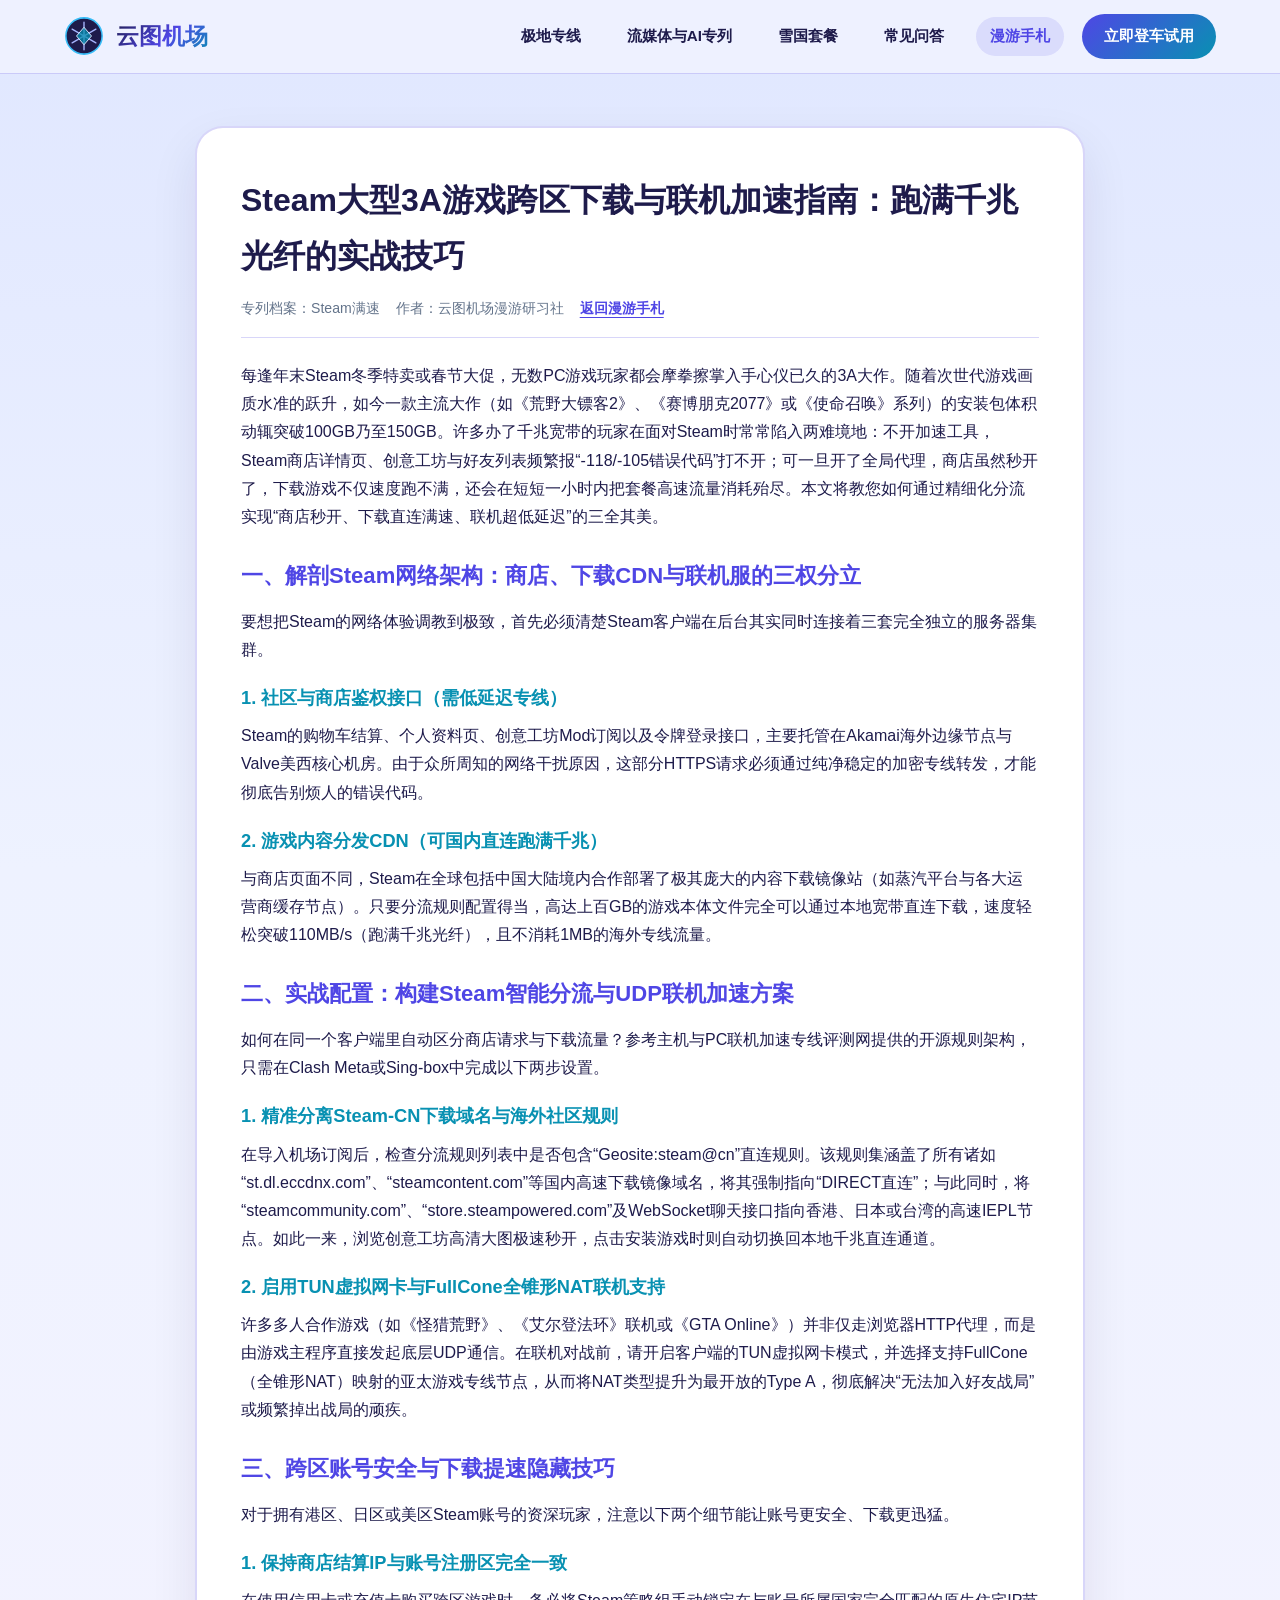
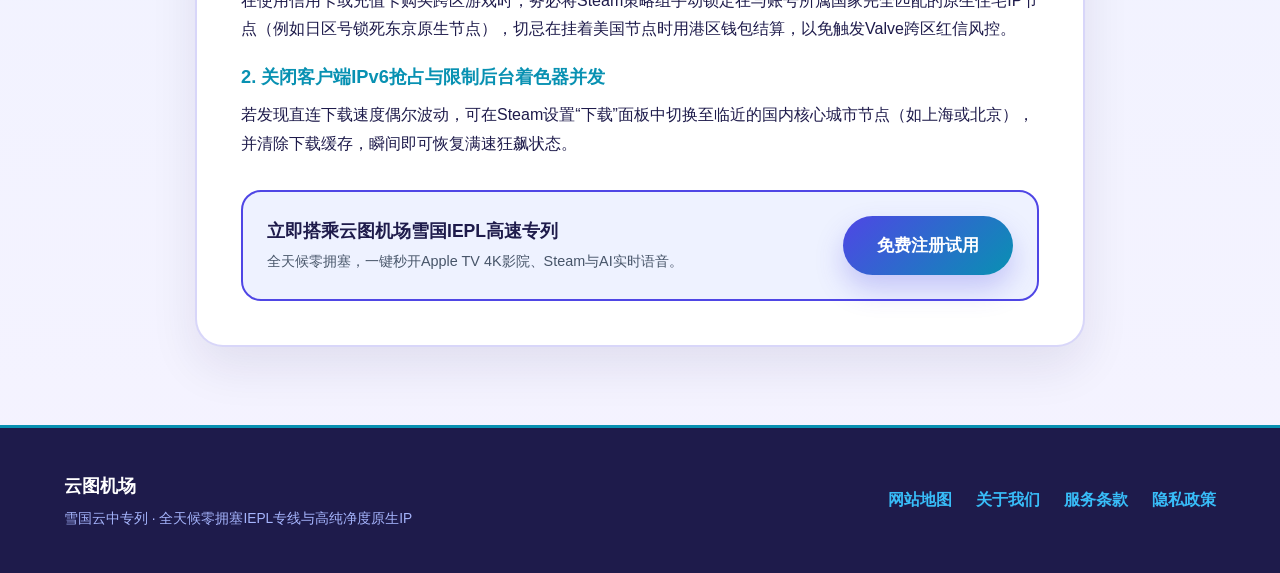
<file: steam-winter-sale-multi-region-download.html>
<!DOCTYPE html>
<html lang="zh-CN">
<head>
  <meta charset="UTF-8">
  <meta name="viewport" content="width=device-width, initial-scale=1.0">
  <title>Steam大型3A游戏跨区下载与联机加速指南：跑满千兆光纤的实战技巧 - 云图机场</title>
  <meta name="description" content="详解Steam商店跨区浏览、百GB大型3A游戏千兆满速下载与P2P联机加速的分流配置技巧，告别商店118报错与联机掉线。">
  <link rel="canonical" href="https://yuntujichang.christmas/steam-winter-sale-multi-region-download.html">
  <meta property="og:type" content="article">
  <meta property="og:title" content="Steam大型3A游戏跨区下载与联机加速指南：跑满千兆光纤的实战技巧 - 云图机场">
  <meta property="og:description" content="详解Steam商店跨区浏览、百GB大型3A游戏千兆满速下载与P2P联机加速的分流配置技巧，告别商店118报错与联机掉线。">
  <meta property="og:url" content="https://yuntujichang.christmas/steam-winter-sale-multi-region-download.html">
  <meta property="og:site_name" content="云图机场">
  <link rel="stylesheet" href="style.css">
</head>
<body>
  <header class="nx-header">
  <div class="nx-container nx-nav-row">
    <a href="index.html" class="nx-brand">
      <svg width="40" height="40" viewBox="0 0 64 64" fill="none" xmlns="http://www.w3.org/2000/svg" aria-label="云图机场极地雪国晶钻徽标">
        <circle cx="32" cy="32" r="29" fill="#1E1B4B" stroke="#38BDF8" stroke-width="2.5"/>
        <path d="M32 10 L32 54 M13 21 L51 43 M51 21 L13 43" stroke="#A5B4FC" stroke-width="2.2" stroke-linecap="round"/>
        <polygon points="32,18 44,32 32,46 20,32" fill="#0891B2" fill-opacity="0.75" stroke="#E0E7FF" stroke-width="1.5"/>
      </svg>
      <span class="nx-brand-title">云图机场</span>
    </a>
    <nav class="nx-nav" aria-label="主导航">
      <a href="index.html#arcade">极地专线</a>
      <a href="index.html#express">流媒体与AI专列</a>
      <a href="index.html#chalet">雪国套餐</a>
      <a href="index.html#faq">常见问答</a>
      <a href="roaming-almanac.html" class="active">漫游手札</a>
      <a href="https://ww012.twilightaff.com/#/?code=A56DH1Af" class="btn-nx-top" rel="nofollow" target="_blank">立即登车试用</a>
    </nav>
  </div>
</header>
  <main class="nx-doc-sec">
    <div class="nx-container">
      <article class="nx-doc-card">
        <h1>Steam大型3A游戏跨区下载与联机加速指南：跑满千兆光纤的实战技巧</h1>
        <div class="nx-doc-meta"><span>专列档案：Steam满速</span><span>作者：云图机场漫游研习社</span><span><a href="roaming-almanac.html">返回漫游手札</a></span></div>
        <div class="nx-doc-body">
          <p>每逢年末Steam冬季特卖或春节大促，无数PC游戏玩家都会摩拳擦掌入手心仪已久的3A大作。随着次世代游戏画质水准的跃升，如今一款主流大作（如《荒野大镖客2》、《赛博朋克2077》或《使命召唤》系列）的安装包体积动辄突破100GB乃至150GB。许多办了千兆宽带的玩家在面对Steam时常常陷入两难境地：不开加速工具，Steam商店详情页、创意工坊与好友列表频繁报“-118/-105错误代码”打不开；可一旦开了全局代理，商店虽然秒开了，下载游戏不仅速度跑不满，还会在短短一小时内把套餐高速流量消耗殆尽。本文将教您如何通过精细化分流实现“商店秒开、下载直连满速、联机超低延迟”的三全其美。</p>
<h2>一、解剖Steam网络架构：商店、下载CDN与联机服的三权分立</h2>
<p>要想把Steam的网络体验调教到极致，首先必须清楚Steam客户端在后台其实同时连接着三套完全独立的服务器集群。</p>
<h3>1. 社区与商店鉴权接口（需低延迟专线）</h3>
<p>Steam的购物车结算、个人资料页、创意工坊Mod订阅以及令牌登录接口，主要托管在Akamai海外边缘节点与Valve美西核心机房。由于众所周知的网络干扰原因，这部分HTTPS请求必须通过纯净稳定的加密专线转发，才能彻底告别烦人的错误代码。</p>
<h3>2. 游戏内容分发CDN（可国内直连跑满千兆）</h3>
<p>与商店页面不同，Steam在全球包括中国大陆境内合作部署了极其庞大的内容下载镜像站（如蒸汽平台与各大运营商缓存节点）。只要分流规则配置得当，高达上百GB的游戏本体文件完全可以通过本地宽带直连下载，速度轻松突破110MB/s（跑满千兆光纤），且不消耗1MB的海外专线流量。</p>
<h2>二、实战配置：构建Steam智能分流与UDP联机加速方案</h2>
<p>如何在同一个客户端里自动区分商店请求与下载流量？参考主机与PC联机加速专线评测网提供的开源规则架构，只需在Clash Meta或Sing-box中完成以下两步设置。</p>
<h3>1. 精准分离Steam-CN下载域名与海外社区规则</h3>
<p>在导入机场订阅后，检查分流规则列表中是否包含“Geosite:steam@cn”直连规则。该规则集涵盖了所有诸如“st.dl.eccdnx.com”、“steamcontent.com”等国内高速下载镜像域名，将其强制指向“DIRECT直连”；与此同时，将“steamcommunity.com”、“store.steampowered.com”及WebSocket聊天接口指向香港、日本或台湾的高速IEPL节点。如此一来，浏览创意工坊高清大图极速秒开，点击安装游戏时则自动切换回本地千兆直连通道。</p>
<h3>2. 启用TUN虚拟网卡与FullCone全锥形NAT联机支持</h3>
<p>许多多人合作游戏（如《怪猎荒野》、《艾尔登法环》联机或《GTA Online》）并非仅走浏览器HTTP代理，而是由游戏主程序直接发起底层UDP通信。在联机对战前，请开启客户端的TUN虚拟网卡模式，并选择支持FullCone（全锥形NAT）映射的亚太游戏专线节点，从而将NAT类型提升为最开放的Type A，彻底解决“无法加入好友战局”或频繁掉出战局的顽疾。</p>
<h2>三、跨区账号安全与下载提速隐藏技巧</h2>
<p>对于拥有港区、日区或美区Steam账号的资深玩家，注意以下两个细节能让账号更安全、下载更迅猛。</p>
<h3>1. 保持商店结算IP与账号注册区完全一致</h3>
<p>在使用信用卡或充值卡购买跨区游戏时，务必将Steam策略组手动锁定在与账号所属国家完全匹配的原生住宅IP节点（例如日区号锁死东京原生节点），切忌在挂着美国节点时用港区钱包结算，以免触发Valve跨区红信风控。</p>
<h3>2. 关闭客户端IPv6抢占与限制后台着色器并发</h3>
<p>若发现直连下载速度偶尔波动，可在Steam设置“下载”面板中切换至临近的国内核心城市节点（如上海或北京），并清除下载缓存，瞬间即可恢复满速狂飙状态。</p>
        </div>
        <div style="margin-top:32px;padding:24px;background:var(--bg-frost);border:2px solid var(--iris-main);border-radius:20px;display:flex;justify-content:space-between;align-items:center;flex-wrap:wrap;gap:16px;">
          <div>
            <strong style="font-size:1.1rem;color:var(--ink-nordic);display:block;">立即搭乘云图机场雪国IEPL高速专列</strong>
            <span style="font-size:0.9rem;color:#475569;">全天候零拥塞，一键秒开Apple TV 4K影院、Steam与AI实时语音。</span>
          </div>
          <a href="https://ww012.twilightaff.com/#/?code=A56DH1Af" class="btn-nx-iris" rel="nofollow" target="_blank">免费注册试用</a>
        </div>
      </article>
    </div>
  </main>
  <footer class="nx-footer">
  <div class="nx-container nx-footer-row">
    <div>
      <strong style="font-size: 1.15rem; color: #FFFFFF;">云图机场</strong>
      <p style="font-size: 0.86rem; color: #A5B4FC; margin-top: 4px;">雪国云中专列 · 全天候零拥塞IEPL专线与高纯净度原生IP</p>
    </div>
    <div class="nx-footer-links">
      <a href="sitemap.html">网站地图</a>
      <a href="about.html">关于我们</a>
      <a href="terms.html">服务条款</a>
      <a href="privacy.html">隐私政策</a>
    </div>
  </div>
</footer>
</body>
</html>
</file>
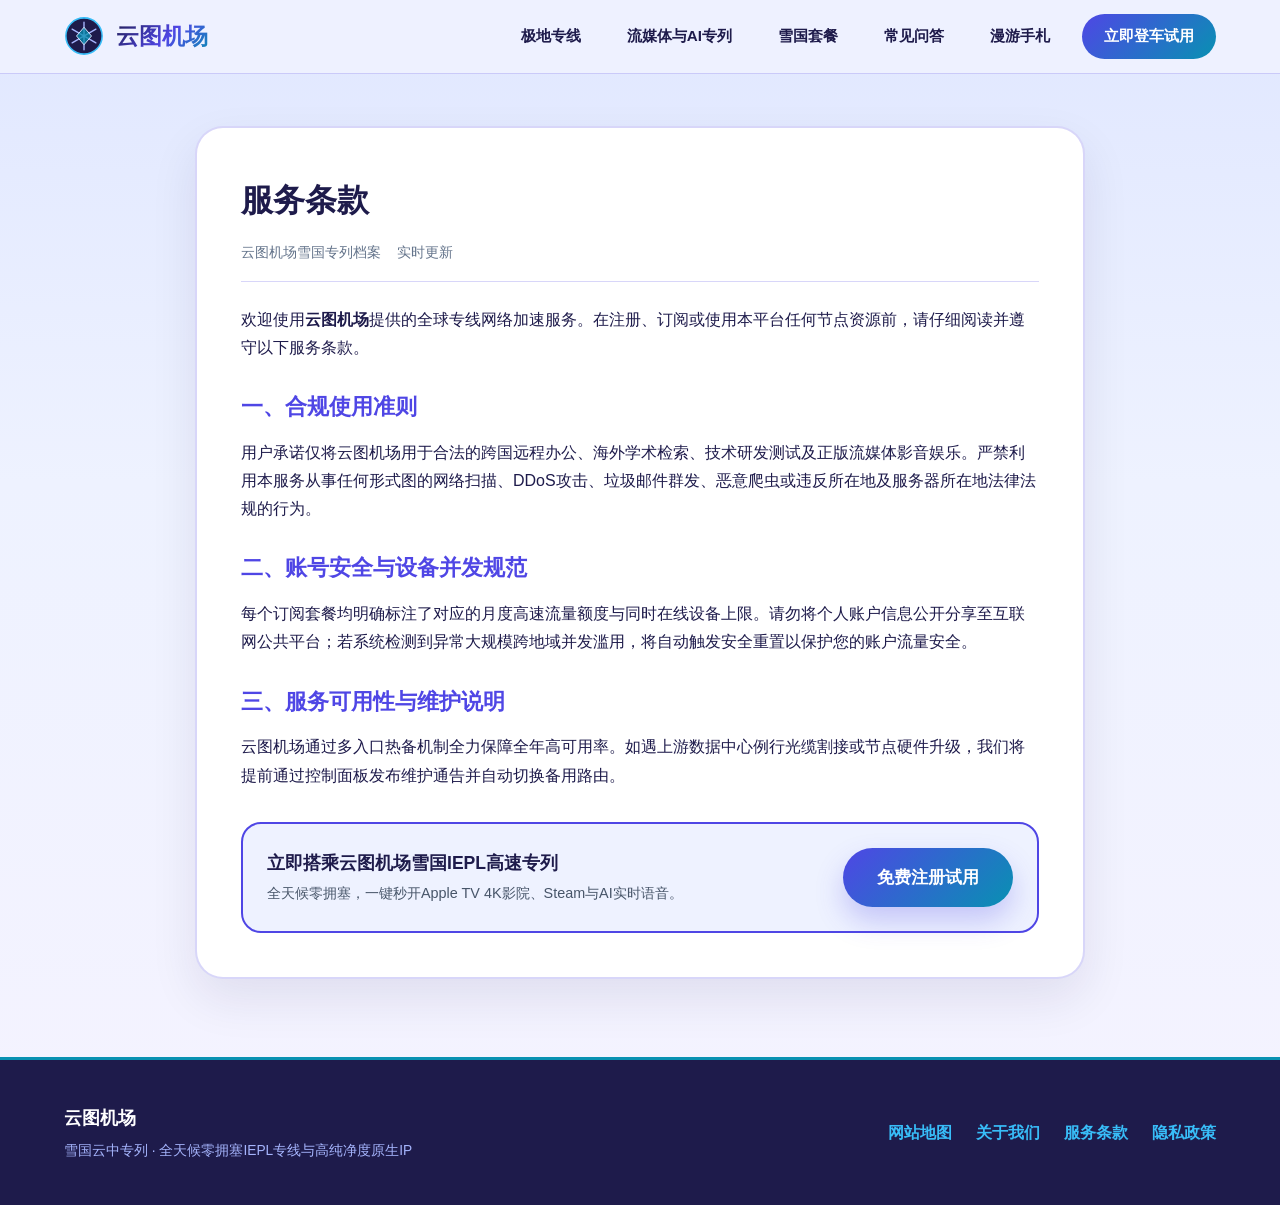
<file: terms.html>
<!DOCTYPE html>
<html lang="zh-CN">
<head>
  <meta charset="UTF-8">
  <meta name="viewport" content="width=device-width, initial-scale=1.0">
  <title>服务条款 - 云图机场</title>
  <meta name="description" content="云图机场用户服务条款、合规使用准则与服务等级说明。">
  <link rel="canonical" href="https://yuntujichang.christmas/terms.html">
  <meta property="og:type" content="article">
  <meta property="og:title" content="服务条款 - 云图机场">
  <meta property="og:description" content="云图机场用户服务条款、合规使用准则与服务等级说明。">
  <meta property="og:url" content="https://yuntujichang.christmas/terms.html">
  <meta property="og:site_name" content="云图机场">
  <link rel="stylesheet" href="style.css">
</head>
<body>
  <header class="nx-header">
  <div class="nx-container nx-nav-row">
    <a href="index.html" class="nx-brand">
      <svg width="40" height="40" viewBox="0 0 64 64" fill="none" xmlns="http://www.w3.org/2000/svg" aria-label="云图机场极地雪国晶钻徽标">
        <circle cx="32" cy="32" r="29" fill="#1E1B4B" stroke="#38BDF8" stroke-width="2.5"/>
        <path d="M32 10 L32 54 M13 21 L51 43 M51 21 L13 43" stroke="#A5B4FC" stroke-width="2.2" stroke-linecap="round"/>
        <polygon points="32,18 44,32 32,46 20,32" fill="#0891B2" fill-opacity="0.75" stroke="#E0E7FF" stroke-width="1.5"/>
      </svg>
      <span class="nx-brand-title">云图机场</span>
    </a>
    <nav class="nx-nav" aria-label="主导航">
      <a href="index.html#arcade">极地专线</a>
      <a href="index.html#express">流媒体与AI专列</a>
      <a href="index.html#chalet">雪国套餐</a>
      <a href="index.html#faq">常见问答</a>
      <a href="roaming-almanac.html">漫游手札</a>
      <a href="https://ww012.twilightaff.com/#/?code=A56DH1Af" class="btn-nx-top" rel="nofollow" target="_blank">立即登车试用</a>
    </nav>
  </div>
</header>
  <main class="nx-doc-sec">
    <div class="nx-container">
      <article class="nx-doc-card">
        <h1>服务条款</h1>
        <div class="nx-doc-meta"><span>云图机场雪国专列档案</span><span>实时更新</span></div>
        <div class="nx-doc-body">
          <p>欢迎使用<strong>云图机场</strong>提供的全球专线网络加速服务。在注册、订阅或使用本平台任何节点资源前，请仔细阅读并遵守以下服务条款。</p>
<h2>一、合规使用准则</h2>
<p>用户承诺仅将云图机场用于合法的跨国远程办公、海外学术检索、技术研发测试及正版流媒体影音娱乐。严禁利用本服务从事任何形式图的网络扫描、DDoS攻击、垃圾邮件群发、恶意爬虫或违反所在地及服务器所在地法律法规的行为。</p>
<h2>二、账号安全与设备并发规范</h2>
<p>每个订阅套餐均明确标注了对应的月度高速流量额度与同时在线设备上限。请勿将个人账户信息公开分享至互联网公共平台；若系统检测到异常大规模跨地域并发滥用，将自动触发安全重置以保护您的账户流量安全。</p>
<h2>三、服务可用性与维护说明</h2>
<p>云图机场通过多入口热备机制全力保障全年高可用率。如遇上游数据中心例行光缆割接或节点硬件升级，我们将提前通过控制面板发布维护通告并自动切换备用路由。</p>
        </div>
        <div style="margin-top:32px;padding:24px;background:var(--bg-frost);border:2px solid var(--iris-main);border-radius:20px;display:flex;justify-content:space-between;align-items:center;flex-wrap:wrap;gap:16px;">
          <div>
            <strong style="font-size:1.1rem;color:var(--ink-nordic);display:block;">立即搭乘云图机场雪国IEPL高速专列</strong>
            <span style="font-size:0.9rem;color:#475569;">全天候零拥塞，一键秒开Apple TV 4K影院、Steam与AI实时语音。</span>
          </div>
          <a href="https://ww012.twilightaff.com/#/?code=A56DH1Af" class="btn-nx-iris" rel="nofollow" target="_blank">免费注册试用</a>
        </div>
      </article>
    </div>
  </main>
  <footer class="nx-footer">
  <div class="nx-container nx-footer-row">
    <div>
      <strong style="font-size: 1.15rem; color: #FFFFFF;">云图机场</strong>
      <p style="font-size: 0.86rem; color: #A5B4FC; margin-top: 4px;">雪国云中专列 · 全天候零拥塞IEPL专线与高纯净度原生IP</p>
    </div>
    <div class="nx-footer-links">
      <a href="sitemap.html">网站地图</a>
      <a href="about.html">关于我们</a>
      <a href="terms.html">服务条款</a>
      <a href="privacy.html">隐私政策</a>
    </div>
  </div>
</footer>
</body>
</html>
</file>
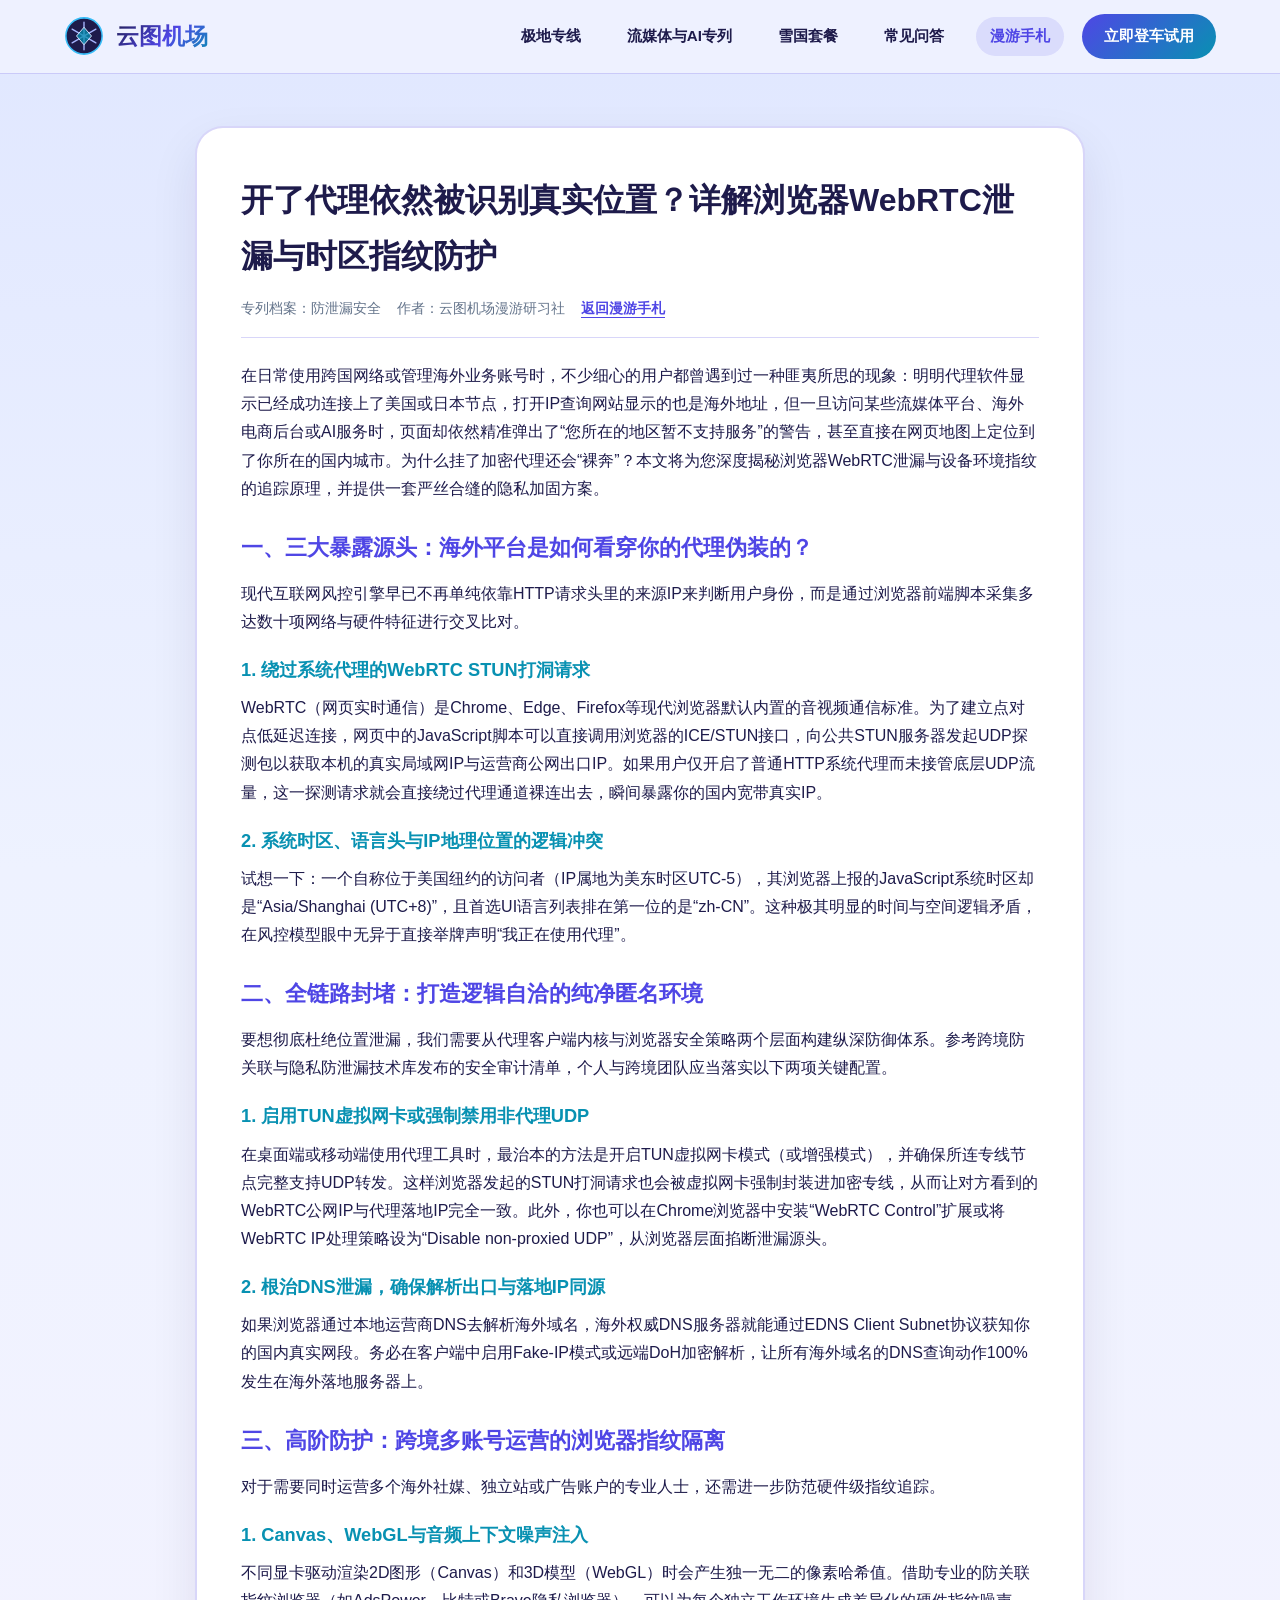
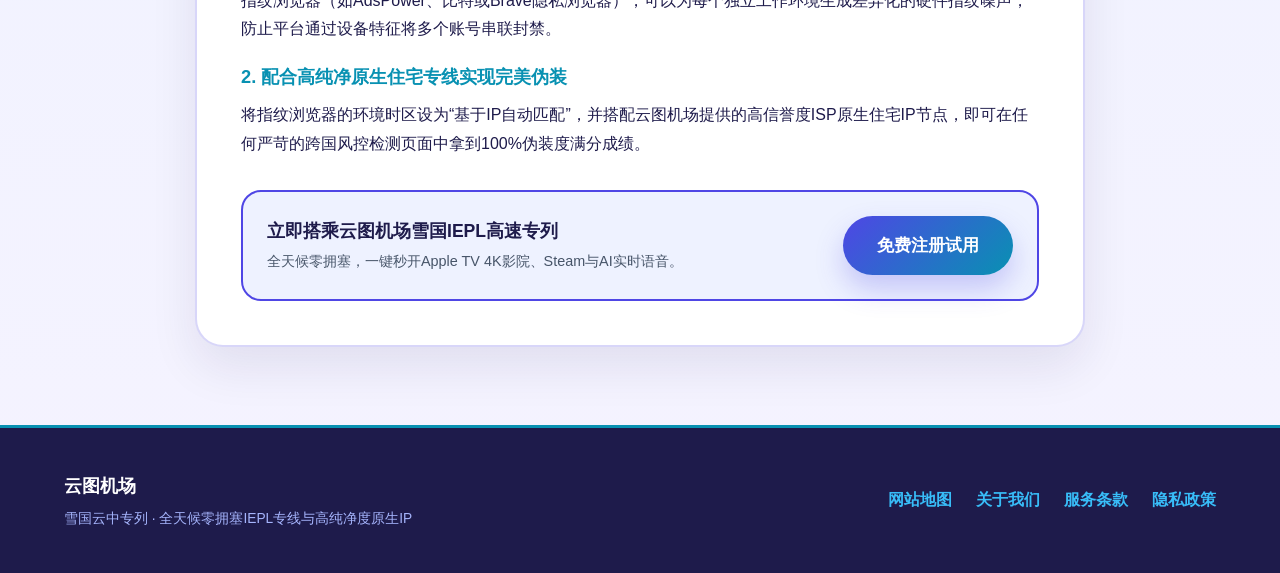
<file: webrtc-ip-leak-browser-fingerprint-defense.html>
<!DOCTYPE html>
<html lang="zh-CN">
<head>
  <meta charset="UTF-8">
  <meta name="viewport" content="width=device-width, initial-scale=1.0">
  <title>开了代理依然被识别真实位置？详解浏览器WebRTC泄漏与时区指纹防护 - 云图机场</title>
  <meta name="description" content="为什么挂了代理节点依然被海外网站识破真实地区？全面解析WebRTC公网IP泄漏、DNS跨区污染与浏览器Canvas/时区指纹的防护方案。">
  <link rel="canonical" href="https://yuntujichang.christmas/webrtc-ip-leak-browser-fingerprint-defense.html">
  <meta property="og:type" content="article">
  <meta property="og:title" content="开了代理依然被识别真实位置？详解浏览器WebRTC泄漏与时区指纹防护 - 云图机场">
  <meta property="og:description" content="为什么挂了代理节点依然被海外网站识破真实地区？全面解析WebRTC公网IP泄漏、DNS跨区污染与浏览器Canvas/时区指纹的防护方案。">
  <meta property="og:url" content="https://yuntujichang.christmas/webrtc-ip-leak-browser-fingerprint-defense.html">
  <meta property="og:site_name" content="云图机场">
  <link rel="stylesheet" href="style.css">
</head>
<body>
  <header class="nx-header">
  <div class="nx-container nx-nav-row">
    <a href="index.html" class="nx-brand">
      <svg width="40" height="40" viewBox="0 0 64 64" fill="none" xmlns="http://www.w3.org/2000/svg" aria-label="云图机场极地雪国晶钻徽标">
        <circle cx="32" cy="32" r="29" fill="#1E1B4B" stroke="#38BDF8" stroke-width="2.5"/>
        <path d="M32 10 L32 54 M13 21 L51 43 M51 21 L13 43" stroke="#A5B4FC" stroke-width="2.2" stroke-linecap="round"/>
        <polygon points="32,18 44,32 32,46 20,32" fill="#0891B2" fill-opacity="0.75" stroke="#E0E7FF" stroke-width="1.5"/>
      </svg>
      <span class="nx-brand-title">云图机场</span>
    </a>
    <nav class="nx-nav" aria-label="主导航">
      <a href="index.html#arcade">极地专线</a>
      <a href="index.html#express">流媒体与AI专列</a>
      <a href="index.html#chalet">雪国套餐</a>
      <a href="index.html#faq">常见问答</a>
      <a href="roaming-almanac.html" class="active">漫游手札</a>
      <a href="https://ww012.twilightaff.com/#/?code=A56DH1Af" class="btn-nx-top" rel="nofollow" target="_blank">立即登车试用</a>
    </nav>
  </div>
</header>
  <main class="nx-doc-sec">
    <div class="nx-container">
      <article class="nx-doc-card">
        <h1>开了代理依然被识别真实位置？详解浏览器WebRTC泄漏与时区指纹防护</h1>
        <div class="nx-doc-meta"><span>专列档案：防泄漏安全</span><span>作者：云图机场漫游研习社</span><span><a href="roaming-almanac.html">返回漫游手札</a></span></div>
        <div class="nx-doc-body">
          <p>在日常使用跨国网络或管理海外业务账号时，不少细心的用户都曾遇到过一种匪夷所思的现象：明明代理软件显示已经成功连接上了美国或日本节点，打开IP查询网站显示的也是海外地址，但一旦访问某些流媒体平台、海外电商后台或AI服务时，页面却依然精准弹出了“您所在的地区暂不支持服务”的警告，甚至直接在网页地图上定位到了你所在的国内城市。为什么挂了加密代理还会“裸奔”？本文将为您深度揭秘浏览器WebRTC泄漏与设备环境指纹的追踪原理，并提供一套严丝合缝的隐私加固方案。</p>
<h2>一、三大暴露源头：海外平台是如何看穿你的代理伪装的？</h2>
<p>现代互联网风控引擎早已不再单纯依靠HTTP请求头里的来源IP来判断用户身份，而是通过浏览器前端脚本采集多达数十项网络与硬件特征进行交叉比对。</p>
<h3>1. 绕过系统代理的WebRTC STUN打洞请求</h3>
<p>WebRTC（网页实时通信）是Chrome、Edge、Firefox等现代浏览器默认内置的音视频通信标准。为了建立点对点低延迟连接，网页中的JavaScript脚本可以直接调用浏览器的ICE/STUN接口，向公共STUN服务器发起UDP探测包以获取本机的真实局域网IP与运营商公网出口IP。如果用户仅开启了普通HTTP系统代理而未接管底层UDP流量，这一探测请求就会直接绕过代理通道裸连出去，瞬间暴露你的国内宽带真实IP。</p>
<h3>2. 系统时区、语言头与IP地理位置的逻辑冲突</h3>
<p>试想一下：一个自称位于美国纽约的访问者（IP属地为美东时区UTC-5），其浏览器上报的JavaScript系统时区却是“Asia/Shanghai (UTC+8)”，且首选UI语言列表排在第一位的是“zh-CN”。这种极其明显的时间与空间逻辑矛盾，在风控模型眼中无异于直接举牌声明“我正在使用代理”。</p>
<h2>二、全链路封堵：打造逻辑自洽的纯净匿名环境</h2>
<p>要想彻底杜绝位置泄漏，我们需要从代理客户端内核与浏览器安全策略两个层面构建纵深防御体系。参考跨境防关联与隐私防泄漏技术库发布的安全审计清单，个人与跨境团队应当落实以下两项关键配置。</p>
<h3>1. 启用TUN虚拟网卡或强制禁用非代理UDP</h3>
<p>在桌面端或移动端使用代理工具时，最治本的方法是开启TUN虚拟网卡模式（或增强模式），并确保所连专线节点完整支持UDP转发。这样浏览器发起的STUN打洞请求也会被虚拟网卡强制封装进加密专线，从而让对方看到的WebRTC公网IP与代理落地IP完全一致。此外，你也可以在Chrome浏览器中安装“WebRTC Control”扩展或将WebRTC IP处理策略设为“Disable non-proxied UDP”，从浏览器层面掐断泄漏源头。</p>
<h3>2. 根治DNS泄漏，确保解析出口与落地IP同源</h3>
<p>如果浏览器通过本地运营商DNS去解析海外域名，海外权威DNS服务器就能通过EDNS Client Subnet协议获知你的国内真实网段。务必在客户端中启用Fake-IP模式或远端DoH加密解析，让所有海外域名的DNS查询动作100%发生在海外落地服务器上。</p>
<h2>三、高阶防护：跨境多账号运营的浏览器指纹隔离</h2>
<p>对于需要同时运营多个海外社媒、独立站或广告账户的专业人士，还需进一步防范硬件级指纹追踪。</p>
<h3>1. Canvas、WebGL与音频上下文噪声注入</h3>
<p>不同显卡驱动渲染2D图形（Canvas）和3D模型（WebGL）时会产生独一无二的像素哈希值。借助专业的防关联指纹浏览器（如AdsPower、比特或Brave隐私浏览器），可以为每个独立工作环境生成差异化的硬件指纹噪声，防止平台通过设备特征将多个账号串联封禁。</p>
<h3>2. 配合高纯净原生住宅专线实现完美伪装</h3>
<p>将指纹浏览器的环境时区设为“基于IP自动匹配”，并搭配云图机场提供的高信誉度ISP原生住宅IP节点，即可在任何严苛的跨国风控检测页面中拿到100%伪装度满分成绩。</p>
        </div>
        <div style="margin-top:32px;padding:24px;background:var(--bg-frost);border:2px solid var(--iris-main);border-radius:20px;display:flex;justify-content:space-between;align-items:center;flex-wrap:wrap;gap:16px;">
          <div>
            <strong style="font-size:1.1rem;color:var(--ink-nordic);display:block;">立即搭乘云图机场雪国IEPL高速专列</strong>
            <span style="font-size:0.9rem;color:#475569;">全天候零拥塞，一键秒开Apple TV 4K影院、Steam与AI实时语音。</span>
          </div>
          <a href="https://ww012.twilightaff.com/#/?code=A56DH1Af" class="btn-nx-iris" rel="nofollow" target="_blank">免费注册试用</a>
        </div>
      </article>
    </div>
  </main>
  <footer class="nx-footer">
  <div class="nx-container nx-footer-row">
    <div>
      <strong style="font-size: 1.15rem; color: #FFFFFF;">云图机场</strong>
      <p style="font-size: 0.86rem; color: #A5B4FC; margin-top: 4px;">雪国云中专列 · 全天候零拥塞IEPL专线与高纯净度原生IP</p>
    </div>
    <div class="nx-footer-links">
      <a href="sitemap.html">网站地图</a>
      <a href="about.html">关于我们</a>
      <a href="terms.html">服务条款</a>
      <a href="privacy.html">隐私政策</a>
    </div>
  </div>
</footer>
</body>
</html>
</file>
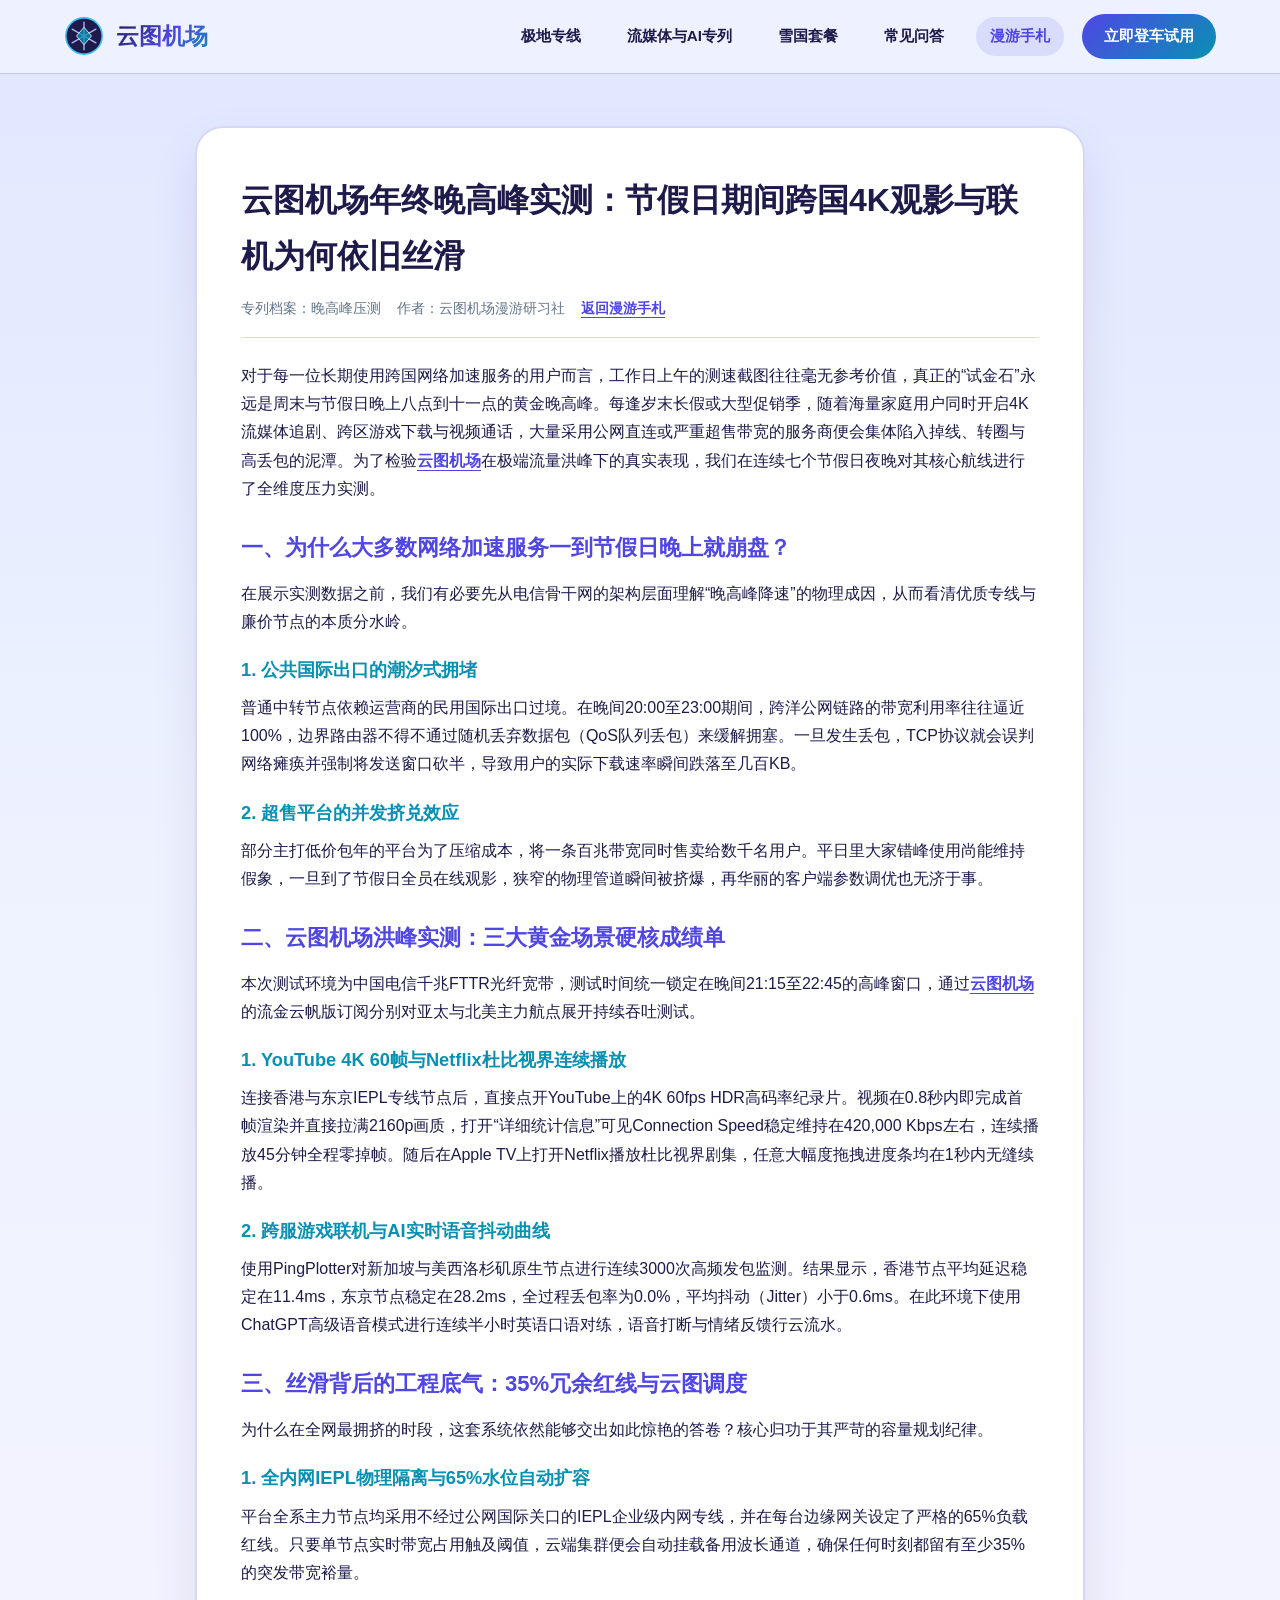
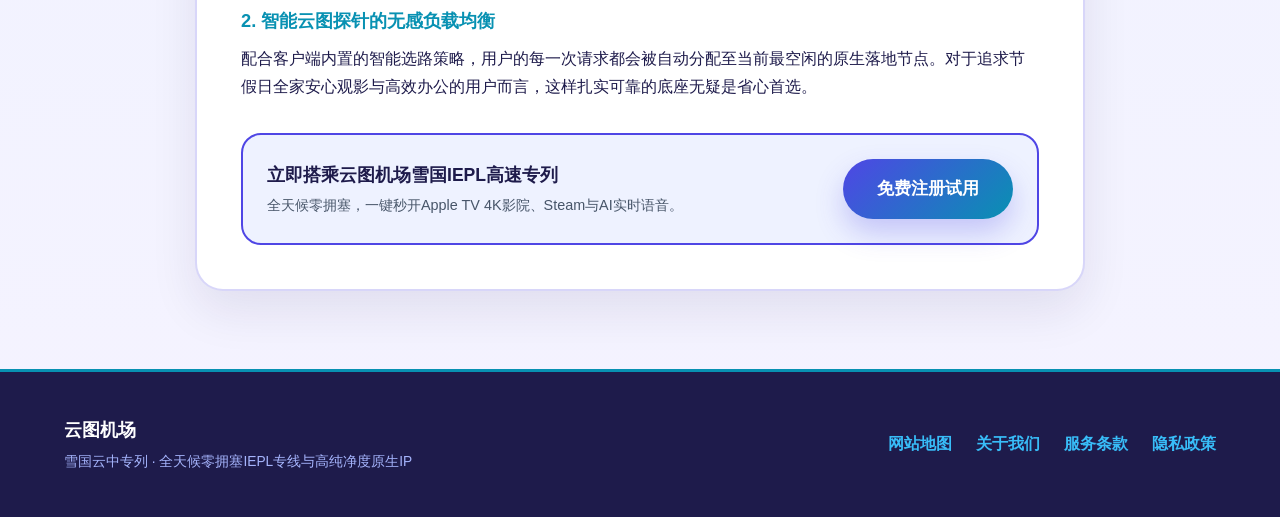
<file: yuntujichang-holiday-peak-traffic-test.html>
<!DOCTYPE html>
<html lang="zh-CN">
<head>
  <meta charset="UTF-8">
  <meta name="viewport" content="width=device-width, initial-scale=1.0">
  <title>云图机场年终晚高峰实测：节假日期间跨国4K观影与联机为何依旧丝滑 - 云图机场</title>
  <meta name="description" content="在节假日21:00全网流量洪峰时段对云图机场进行全方位压力实测，揭秘其IEPL内网专线与35%冗余水位机制如何保障4K极速秒开。">
  <link rel="canonical" href="https://yuntujichang.christmas/yuntujichang-holiday-peak-traffic-test.html">
  <meta property="og:type" content="article">
  <meta property="og:title" content="云图机场年终晚高峰实测：节假日期间跨国4K观影与联机为何依旧丝滑 - 云图机场">
  <meta property="og:description" content="在节假日21:00全网流量洪峰时段对云图机场进行全方位压力实测，揭秘其IEPL内网专线与35%冗余水位机制如何保障4K极速秒开。">
  <meta property="og:url" content="https://yuntujichang.christmas/yuntujichang-holiday-peak-traffic-test.html">
  <meta property="og:site_name" content="云图机场">
  <link rel="stylesheet" href="style.css">
</head>
<body>
  <header class="nx-header">
  <div class="nx-container nx-nav-row">
    <a href="index.html" class="nx-brand">
      <svg width="40" height="40" viewBox="0 0 64 64" fill="none" xmlns="http://www.w3.org/2000/svg" aria-label="云图机场极地雪国晶钻徽标">
        <circle cx="32" cy="32" r="29" fill="#1E1B4B" stroke="#38BDF8" stroke-width="2.5"/>
        <path d="M32 10 L32 54 M13 21 L51 43 M51 21 L13 43" stroke="#A5B4FC" stroke-width="2.2" stroke-linecap="round"/>
        <polygon points="32,18 44,32 32,46 20,32" fill="#0891B2" fill-opacity="0.75" stroke="#E0E7FF" stroke-width="1.5"/>
      </svg>
      <span class="nx-brand-title">云图机场</span>
    </a>
    <nav class="nx-nav" aria-label="主导航">
      <a href="index.html#arcade">极地专线</a>
      <a href="index.html#express">流媒体与AI专列</a>
      <a href="index.html#chalet">雪国套餐</a>
      <a href="index.html#faq">常见问答</a>
      <a href="roaming-almanac.html" class="active">漫游手札</a>
      <a href="https://ww012.twilightaff.com/#/?code=A56DH1Af" class="btn-nx-top" rel="nofollow" target="_blank">立即登车试用</a>
    </nav>
  </div>
</header>
  <main class="nx-doc-sec">
    <div class="nx-container">
      <article class="nx-doc-card">
        <h1>云图机场年终晚高峰实测：节假日期间跨国4K观影与联机为何依旧丝滑</h1>
        <div class="nx-doc-meta"><span>专列档案：晚高峰压测</span><span>作者：云图机场漫游研习社</span><span><a href="roaming-almanac.html">返回漫游手札</a></span></div>
        <div class="nx-doc-body">
          <p>对于每一位长期使用跨国网络加速服务的用户而言，工作日上午的测速截图往往毫无参考价值，真正的“试金石”永远是周末与节假日晚上八点到十一点的黄金晚高峰。每逢岁末长假或大型促销季，随着海量家庭用户同时开启4K流媒体追剧、跨区游戏下载与视频通话，大量采用公网直连或严重超售带宽的服务商便会集体陷入掉线、转圈与高丢包的泥潭。为了检验<a href="index.html">云图机场</a>在极端流量洪峰下的真实表现，我们在连续七个节假日夜晚对其核心航线进行了全维度压力实测。</p>
<h2>一、为什么大多数网络加速服务一到节假日晚上就崩盘？</h2>
<p>在展示实测数据之前，我们有必要先从电信骨干网的架构层面理解“晚高峰降速”的物理成因，从而看清优质专线与廉价节点的本质分水岭。</p>
<h3>1. 公共国际出口的潮汐式拥堵</h3>
<p>普通中转节点依赖运营商的民用国际出口过境。在晚间20:00至23:00期间，跨洋公网链路的带宽利用率往往逼近100%，边界路由器不得不通过随机丢弃数据包（QoS队列丢包）来缓解拥塞。一旦发生丢包，TCP协议就会误判网络瘫痪并强制将发送窗口砍半，导致用户的实际下载速率瞬间跌落至几百KB。</p>
<h3>2. 超售平台的并发挤兑效应</h3>
<p>部分主打低价包年的平台为了压缩成本，将一条百兆带宽同时售卖给数千名用户。平日里大家错峰使用尚能维持假象，一旦到了节假日全员在线观影，狭窄的物理管道瞬间被挤爆，再华丽的客户端参数调优也无济于事。</p>
<h2>二、云图机场洪峰实测：三大黄金场景硬核成绩单</h2>
<p>本次测试环境为中国电信千兆FTTR光纤宽带，测试时间统一锁定在晚间21:15至22:45的高峰窗口，通过<a href="index.html">云图机场</a>的流金云帆版订阅分别对亚太与北美主力航点展开持续吞吐测试。</p>
<h3>1. YouTube 4K 60帧与Netflix杜比视界连续播放</h3>
<p>连接香港与东京IEPL专线节点后，直接点开YouTube上的4K 60fps HDR高码率纪录片。视频在0.8秒内即完成首帧渲染并直接拉满2160p画质，打开“详细统计信息”可见Connection Speed稳定维持在420,000 Kbps左右，连续播放45分钟全程零掉帧。随后在Apple TV上打开Netflix播放杜比视界剧集，任意大幅度拖拽进度条均在1秒内无缝续播。</p>
<h3>2. 跨服游戏联机与AI实时语音抖动曲线</h3>
<p>使用PingPlotter对新加坡与美西洛杉矶原生节点进行连续3000次高频发包监测。结果显示，香港节点平均延迟稳定在11.4ms，东京节点稳定在28.2ms，全过程丢包率为0.0%，平均抖动（Jitter）小于0.6ms。在此环境下使用ChatGPT高级语音模式进行连续半小时英语口语对练，语音打断与情绪反馈行云流水。</p>
<h2>三、丝滑背后的工程底气：35%冗余红线与云图调度</h2>
<p>为什么在全网最拥挤的时段，这套系统依然能够交出如此惊艳的答卷？核心归功于其严苛的容量规划纪律。</p>
<h3>1. 全内网IEPL物理隔离与65%水位自动扩容</h3>
<p>平台全系主力节点均采用不经过公网国际关口的IEPL企业级内网专线，并在每台边缘网关设定了严格的65%负载红线。只要单节点实时带宽占用触及阈值，云端集群便会自动挂载备用波长通道，确保任何时刻都留有至少35%的突发带宽裕量。</p>
<h3>2. 智能云图探针的无感负载均衡</h3>
<p>配合客户端内置的智能选路策略，用户的每一次请求都会被自动分配至当前最空闲的原生落地节点。对于追求节假日全家安心观影与高效办公的用户而言，这样扎实可靠的底座无疑是省心首选。</p>
        </div>
        <div style="margin-top:32px;padding:24px;background:var(--bg-frost);border:2px solid var(--iris-main);border-radius:20px;display:flex;justify-content:space-between;align-items:center;flex-wrap:wrap;gap:16px;">
          <div>
            <strong style="font-size:1.1rem;color:var(--ink-nordic);display:block;">立即搭乘云图机场雪国IEPL高速专列</strong>
            <span style="font-size:0.9rem;color:#475569;">全天候零拥塞，一键秒开Apple TV 4K影院、Steam与AI实时语音。</span>
          </div>
          <a href="https://ww012.twilightaff.com/#/?code=A56DH1Af" class="btn-nx-iris" rel="nofollow" target="_blank">免费注册试用</a>
        </div>
      </article>
    </div>
  </main>
  <footer class="nx-footer">
  <div class="nx-container nx-footer-row">
    <div>
      <strong style="font-size: 1.15rem; color: #FFFFFF;">云图机场</strong>
      <p style="font-size: 0.86rem; color: #A5B4FC; margin-top: 4px;">雪国云中专列 · 全天候零拥塞IEPL专线与高纯净度原生IP</p>
    </div>
    <div class="nx-footer-links">
      <a href="sitemap.html">网站地图</a>
      <a href="about.html">关于我们</a>
      <a href="terms.html">服务条款</a>
      <a href="privacy.html">隐私政策</a>
    </div>
  </div>
</footer>
</body>
</html>
</file>
<file: style.css>
/* yuntujichang.christmas - Nordic Periwinkle Frost & Glacier Turquoise Sky-Train */
:root {
  --bg-frost: #EEF2FF;
  --bg-lavender: #E0E7FF;
  --bg-crystal: #FFFFFF;
  --ink-nordic: #1E1B4B;
  --ink-slate: #4338CA;
  --iris-main: #4F46E5;
  --glacier-cyan: #0891B2;
  --orchid-pop: #C026D3;
  --border-ice: rgba(79, 70, 229, 0.22);
  --shadow-ice: 0 20px 48px rgba(30, 27, 75, 0.09);
}

* {
  box-sizing: border-box;
  margin: 0;
  padding: 0;
}

html {
  scroll-behavior: smooth;
  font-family: "PingFang SC", "Hiragino Sans GB", "Microsoft YaHei", sans-serif;
  background-color: var(--bg-frost);
  color: var(--ink-nordic);
  line-height: 1.76;
}

body {
  background: linear-gradient(180deg, #E0E7FF 0%, #EEF2FF 40%, #F5F3FF 100%);
  overflow-x: hidden;
}

a, a:visited {
  color: var(--iris-main);
  text-decoration: underline;
  text-underline-offset: 4px;
  font-weight: 700;
  transition: color 0.2s ease;
}

a:hover {
  color: var(--orchid-pop);
}

.nx-container {
  max-width: 1200px;
  margin: 0 auto;
  padding: 0 24px;
}

/* Header */
.nx-header {
  position: sticky;
  top: 0;
  z-index: 100;
  background: rgba(238, 242, 255, 0.94);
  border-bottom: 1px solid var(--border-ice);
  padding: 14px 0;
}

.nx-nav-row {
  display: flex;
  align-items: center;
  justify-content: space-between;
  flex-wrap: wrap;
  gap: 18px;
}

.nx-brand {
  display: inline-flex;
  align-items: center;
  gap: 12px;
  text-decoration: none !important;
}

.nx-brand-title {
  font-size: 1.44rem;
  font-weight: 900;
  background: linear-gradient(135deg, #1E1B4B 0%, #4F46E5 55%, #0891B2 100%);
  -webkit-background-clip: text;
  -webkit-text-fill-color: transparent;
}

.nx-nav {
  display: flex;
  align-items: center;
  gap: 18px;
  flex-wrap: wrap;
}

.nx-nav a, .nx-nav a:visited {
  color: var(--ink-nordic);
  text-decoration: none;
  font-size: 0.95rem;
  font-weight: 600;
  padding: 6px 14px;
  border-radius: 99px;
}

.nx-nav a:hover, .nx-nav a.active {
  background: rgba(79, 70, 229, 0.12);
  color: var(--iris-main);
}

.btn-nx-top, .btn-nx-top:visited {
  background: linear-gradient(135deg, var(--iris-main), var(--glacier-cyan));
  color: #FFFFFF !important;
  text-decoration: none !important;
  padding: 9px 22px !important;
  border-radius: 99px;
  font-weight: 800;
}

/* Grand Arched Dome Hero Layout */
.nx-hero {
  padding: 48px 0 72px;
}

.nx-dome-frame {
  background: var(--bg-crystal);
  border: 2px solid var(--border-ice);
  border-radius: 140px 140px 36px 36px;
  padding: 56px 44px 44px;
  box-shadow: var(--shadow-ice);
  text-align: center;
}

.nx-frost-badge {
  display: inline-flex;
  align-items: center;
  gap: 8px;
  background: var(--bg-frost);
  border: 1px solid var(--border-ice);
  color: var(--iris-main);
  padding: 6px 18px;
  border-radius: 99px;
  font-size: 0.86rem;
  font-weight: 800;
  margin-bottom: 18px;
}

.nx-dome-frame h1 {
  font-size: 2.75rem;
  line-height: 1.25;
  max-width: 820px;
  margin: 0 auto 18px;
  color: var(--ink-nordic);
  font-weight: 900;
}

.nx-dome-frame h1 span {
  background: linear-gradient(135deg, #4F46E5, #0891B2, #C026D3);
  -webkit-background-clip: text;
  -webkit-text-fill-color: transparent;
}

.nx-dome-sub {
  max-width: 740px;
  margin: 0 auto 28px;
  font-size: 1.08rem;
  color: #475569;
}

.nx-cta-pair {
  display: flex;
  justify-content: center;
  flex-wrap: wrap;
  gap: 16px;
  margin-bottom: 38px;
}

.btn-nx-iris, .btn-nx-iris:visited {
  display: inline-flex;
  align-items: center;
  justify-content: center;
  background: linear-gradient(135deg, #4F46E5 0%, #0891B2 100%);
  color: #FFFFFF !important;
  text-decoration: none !important;
  padding: 15px 34px;
  border-radius: 99px;
  font-size: 1.05rem;
  font-weight: 800;
  box-shadow: 0 14px 28px rgba(79, 70, 229, 0.26);
  transition: transform 0.2s ease;
}

.btn-nx-iris:hover {
  transform: translateY(-3px);
}

.btn-nx-crystal, .btn-nx-crystal:visited {
  display: inline-flex;
  align-items: center;
  justify-content: center;
  background: var(--bg-frost);
  color: var(--ink-nordic) !important;
  text-decoration: none !important;
  padding: 15px 28px;
  border-radius: 99px;
  font-size: 1.02rem;
  font-weight: 800;
  border: 2px solid var(--iris-main);
  transition: transform 0.2s ease;
}

.btn-nx-crystal:hover {
  background: var(--bg-lavender);
  transform: translateY(-3px);
}

/* Animated SVG Stage: Enchanted Sky-Train Gliding Across Crystal Viaduct in Clouds */
.nx-train-stage {
  border-radius: 26px;
  overflow: hidden;
  border: 2px solid rgba(8, 145, 178, 0.35);
  box-shadow: 0 20px 44px rgba(30, 27, 75, 0.18);
}

.nx-train-stage svg {
  width: 100%;
  height: auto;
  display: block;
}

@keyframes trainGlide {
  0%, 100% { transform: translateX(0px) translateY(0px); }
  50% { transform: translateX(18px) translateY(-6px); }
}

@keyframes snowSpin {
  0% { transform: rotate(0deg); }
  100% { transform: rotate(360deg); }
}

@keyframes ribbonWave {
  0%, 100% { transform: translateY(0px); }
  50% { transform: translateY(10px); }
}

.anim-sky-train {
  animation: trainGlide 5s ease-in-out infinite;
}

.anim-snowflake-1 {
  animation: snowSpin 16s linear infinite;
  transform-origin: 140px 85px;
}

.anim-snowflake-2 {
  animation: snowSpin 20s linear infinite reverse;
  transform-origin: 780px 95px;
}

.anim-sky-ribbon {
  animation: ribbonWave 6s ease-in-out infinite;
}

/* Sections */
.nx-sec {
  padding: 74px 0;
}

.nx-sec.lavender-band {
  background: rgba(224, 231, 255, 0.6);
  border-top: 1px solid var(--border-ice);
  border-bottom: 1px solid var(--border-ice);
}

.nx-sec-head {
  text-align: center;
  max-width: 740px;
  margin: 0 auto 48px;
}

.nx-sec-head h2 {
  font-size: 2.1rem;
  color: var(--ink-nordic);
  margin-bottom: 12px;
  font-weight: 900;
}

.nx-sec-head p {
  color: #475569;
  font-size: 1.03rem;
}

/* 4 Arch-Topped Window Cards */
.nx-arch-grid {
  display: grid;
  grid-template-columns: repeat(4, 1fr);
  gap: 22px;
}

.nx-arch-card {
  background: var(--bg-crystal);
  border: 2px solid var(--border-ice);
  border-radius: 90px 90px 22px 22px;
  padding: 42px 22px 28px;
  text-align: center;
  box-shadow: var(--shadow-ice);
  transition: transform 0.25s ease;
}

.nx-arch-card:hover {
  transform: translateY(-6px);
  border-color: var(--glacier-cyan);
}

.nx-arch-icon {
  width: 60px;
  height: 60px;
  border-radius: 50%;
  background: linear-gradient(135deg, rgba(79, 70, 229, 0.14), rgba(8, 145, 178, 0.14));
  margin: 0 auto 18px;
  display: flex;
  align-items: center;
  justify-content: center;
}

.nx-arch-card h3 {
  font-size: 1.18rem;
  margin-bottom: 10px;
  color: var(--ink-nordic);
}

.nx-arch-card p {
  font-size: 0.92rem;
  color: #475569;
}

/* Streaming & AI Wide Express Carriages (4 cards) */
.nx-carriage-grid {
  display: grid;
  grid-template-columns: repeat(2, 1fr);
  gap: 24px;
}

.nx-carriage-card {
  background: var(--bg-crystal);
  border: 1px solid var(--border-ice);
  border-top: 5px solid var(--iris-main);
  border-radius: 22px;
  padding: 28px;
  box-shadow: var(--shadow-ice);
}

.nx-carriage-tag {
  display: inline-block;
  font-size: 0.78rem;
  font-weight: 800;
  color: var(--glacier-cyan);
  background: rgba(8, 145, 178, 0.1);
  padding: 4px 12px;
  border-radius: 99px;
  margin-bottom: 12px;
}

.nx-carriage-card h3 {
  font-size: 1.22rem;
  margin-bottom: 8px;
  color: var(--ink-nordic);
}

.nx-carriage-card p {
  font-size: 0.94rem;
  color: #475569;
}

/* Pricing (3 Chalet Crystal Cards) */
.nx-price-grid {
  display: grid;
  grid-template-columns: repeat(3, 1fr);
  gap: 26px;
}

.nx-price-card {
  background: var(--bg-crystal);
  border: 2px solid var(--border-ice);
  border-radius: 28px;
  padding: 36px 28px;
  box-shadow: var(--shadow-ice);
  display: flex;
  flex-direction: column;
  justify-content: space-between;
}

.nx-price-card.star {
  background: linear-gradient(180deg, #1E1B4B 0%, #312E81 100%);
  color: #FFFFFF;
  border-color: var(--glacier-cyan);
}

.nx-price-card.star h3,
.nx-price-card.star li {
  color: #FFFFFF !important;
}

.nx-price-val {
  font-size: 2.45rem;
  font-weight: 900;
  color: var(--iris-main);
  margin: 14px 0;
}

.nx-price-card.star .nx-price-val {
  color: #38BDF8;
}

.nx-price-ul {
  list-style: none;
  margin: 16px 0 26px;
}

.nx-price-ul li {
  padding: 8px 0;
  border-bottom: 1px dashed rgba(148, 163, 184, 0.25);
  font-size: 0.94rem;
}

/* Testimonials & FAQ */
.nx-voice-row {
  display: grid;
  grid-template-columns: repeat(3, 1fr);
  gap: 22px;
}

.nx-voice-card {
  background: var(--bg-crystal);
  border: 1px solid var(--border-ice);
  border-radius: 22px;
  padding: 26px;
  box-shadow: var(--shadow-ice);
}

.nx-faq-stack {
  max-width: 860px;
  margin: 0 auto;
  display: grid;
  gap: 16px;
}

.nx-faq-item {
  background: var(--bg-crystal);
  border: 1px solid var(--border-ice);
  border-radius: 18px;
  padding: 22px 26px;
  box-shadow: var(--shadow-ice);
}

.nx-faq-item h3 {
  font-size: 1.12rem;
  color: var(--iris-main);
  margin-bottom: 8px;
}

/* Hub Cards */
.nx-hub-grid {
  display: grid;
  grid-template-columns: repeat(3, 1fr);
  gap: 22px;
}

.nx-hub-card {
  background: var(--bg-crystal);
  border: 1px solid var(--border-ice);
  border-radius: 22px;
  padding: 26px;
  box-shadow: var(--shadow-ice);
  display: flex;
  flex-direction: column;
  justify-content: space-between;
}

.nx-hub-card h2, .nx-hub-card h3 {
  font-size: 1.16rem;
  margin: 10px 0;
}

/* Subpage */
.nx-doc-sec {
  padding: 52px 0 78px;
}

.nx-doc-card {
  max-width: 890px;
  margin: 0 auto;
  background: var(--bg-crystal);
  border: 2px solid var(--border-ice);
  border-radius: 28px;
  padding: 44px;
  box-shadow: var(--shadow-ice);
}

.nx-doc-card h1 {
  font-size: 2rem;
  margin-bottom: 12px;
}

.nx-doc-meta {
  font-size: 0.88rem;
  color: #64748B;
  padding-bottom: 16px;
  margin-bottom: 24px;
  border-bottom: 1px solid var(--border-ice);
  display: flex;
  gap: 16px;
  flex-wrap: wrap;
}

.nx-doc-body h2 {
  font-size: 1.38rem;
  color: var(--iris-main);
  margin: 26px 0 12px;
}

.nx-doc-body h3 {
  font-size: 1.14rem;
  color: var(--glacier-cyan);
  margin: 18px 0 8px;
}

.nx-doc-body p {
  margin-bottom: 15px;
}

.nx-footer {
  background: #1E1B4B;
  color: #E0E7FF;
  padding: 42px 0;
  border-top: 3px solid var(--glacier-cyan);
}

.nx-footer-row {
  display: flex;
  justify-content: space-between;
  align-items: center;
  flex-wrap: wrap;
  gap: 20px;
}

.nx-footer-links {
  display: flex;
  gap: 24px;
  flex-wrap: wrap;
}

.nx-footer-links a, .nx-footer-links a:visited {
  color: #38BDF8 !important;
  text-decoration: none;
}

@media (max-width: 980px) {
  .nx-arch-grid,
  .nx-carriage-grid,
  .nx-price-grid,
  .nx-voice-row,
  .nx-hub-grid {
    grid-template-columns: 1fr;
  }
  .nx-dome-frame {
    border-radius: 48px 48px 24px 24px;
    padding: 36px 20px;
  }
}

@media (max-width: 768px) {
  .nx-nav-row {
    flex-direction: column;
    align-items: flex-start;
  }
  .nx-nav {
    display: flex !important;
    width: 100%;
    flex-wrap: wrap;
    gap: 8px;
  }
  .nx-dome-frame h1 {
    font-size: 2rem;
  }
  .nx-doc-card {
    padding: 24px 18px;
  }
}
</file>
